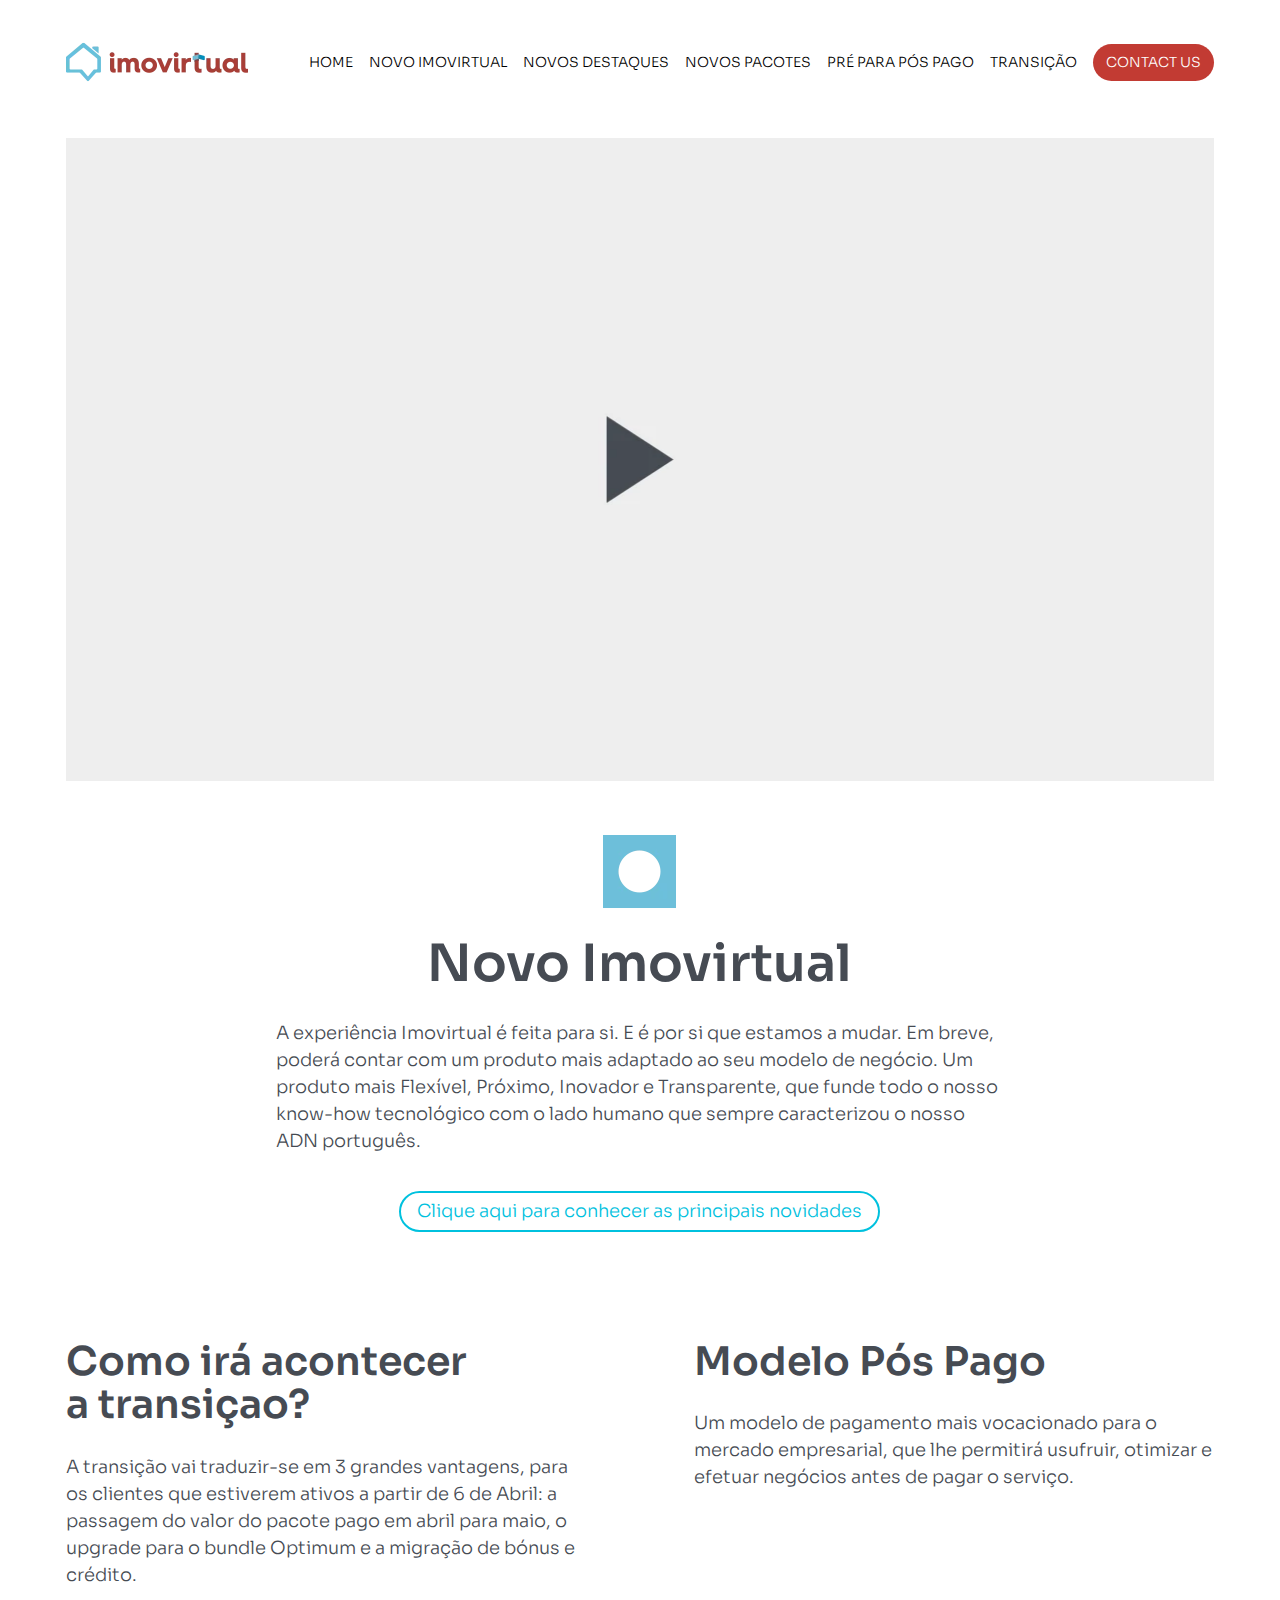
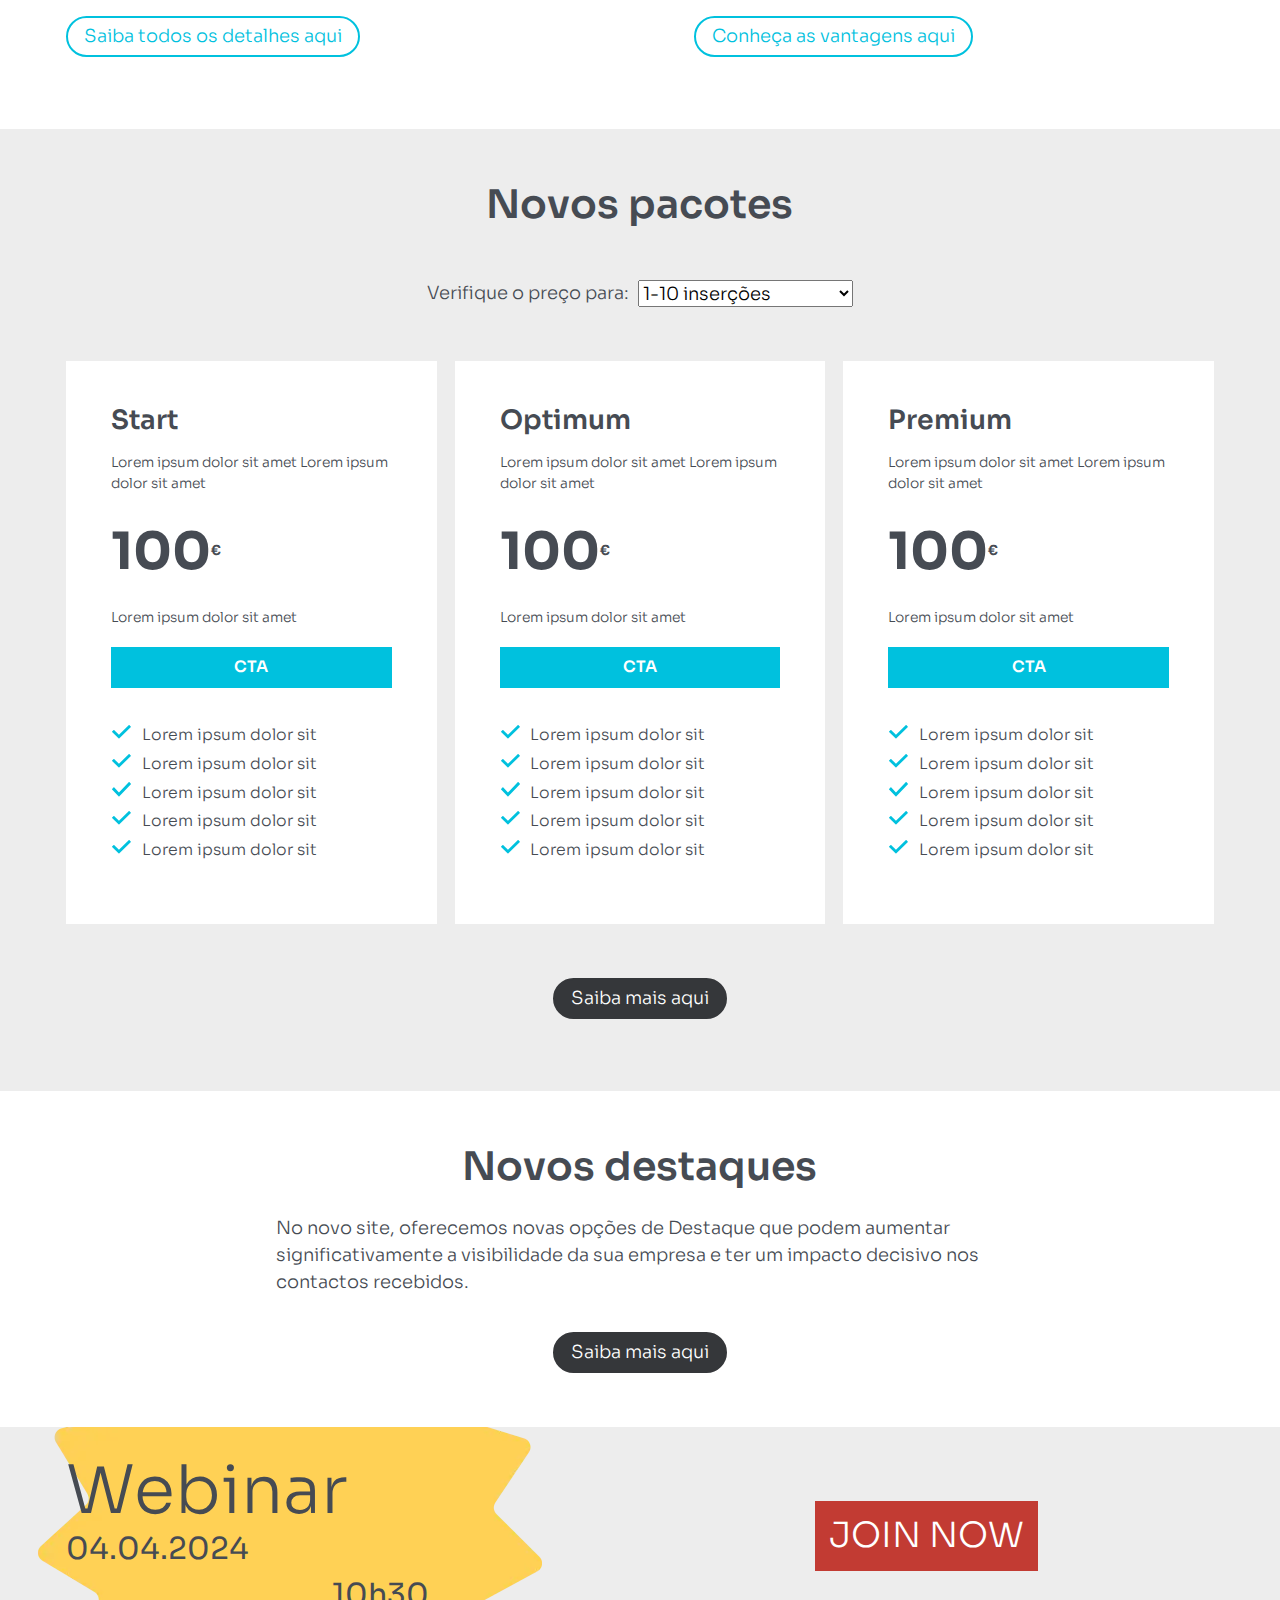
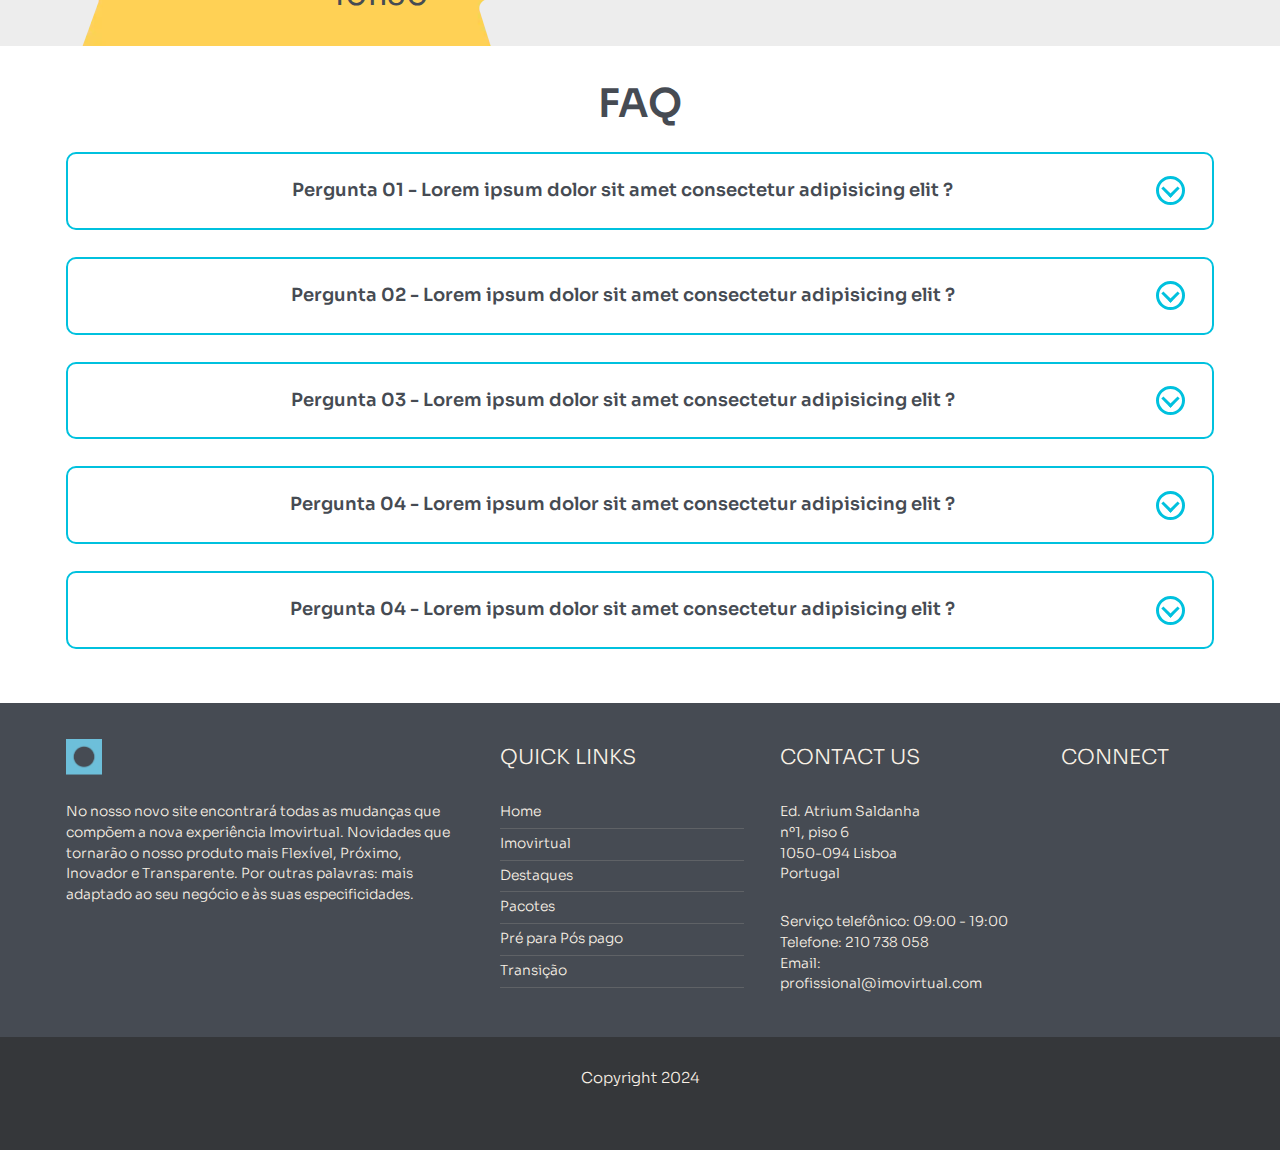
<file: index.html>
<!DOCTYPE html>
<html lang="en">
<head>
    <meta charset="UTF-8">
    <meta name="viewport" content="width=device-width, initial-scale=1.0">
    <link rel="preconnect" href="https://fonts.googleapis.com">
    <link rel="preconnect" href="https://fonts.gstatic.com" crossorigin>
    <link href="https://fonts.googleapis.com/css2?family=Sora:wght@100..800&display=swap" rel="stylesheet">
    <link rel="stylesheet" href="style.css">
    <title>Imovirtual</title>
</head>
<body>
    <header class="site-head" role="banner">
        <div class="wrapper">
            <div class="site-head__inner flex flex:wrap align-items:center justify-content:space-between">
                <a href="index.html"><img src="img/logo-imovirtual.webp" alt="Imovirtual"></a>
                <nav id="primary-nav" aria-label="primary" tabindex="-1">
                    <ul class="nav flex flex:wrap" role="list">
                        <li><a href="index.html">Home</a></li>
                        <li><a href="novo-imovirtual.html">Novo Imovirtual</a></li>
                        <li><a href="novos-destaques.html">Novos Destaques</a></li>
                        <li><a href="novos-pacotes.html">Novos Pacotes</a></li>
                        <li><a href="pre-para-pos-pago.html">Pré para Pós Pago</a></li>
                        <li><a href="transicao.html">Transição</a></li>
                        <li><a class="cta-nav bg-red border-radius:24 color-light" href="#">Contact us</a></li>
                    </ul>
                </nav>
            </div>
        </div>
    </header>
    <section class="hero-video">
        <div class="wrapper">
            <img src="img/video.webp" width="1280px" alt="">
        </div>
    </section>
    <section class="color-mid-dark mb-start-xl mb-end-2xl">
        <div class="wrapper">
            <div class="stack stack:m center">
                <img src="img/vector-1.webp" alt="">
                <h2 class="text-step-8">Novo Imovirtual</h2>
                <p>A experiência Imovirtual é feita para si. E é por si que estamos a mudar. Em breve, poderá contar com um produto mais adaptado ao seu modelo de negócio. Um produto mais Flexível, Próximo, Inovador e Transparente, que funde todo o nosso know-how tecnológico com o lado humano que sempre caracterizou o nosso ADN português.</p>
                <a class="btn btn:teal border-radius:24 mb-start-l" href="novo-imovirtual.html">Clique aqui para conhecer as principais novidades</a>
            </div>
            <div class="grid grid-two-columns gap-2xl mb-start-3xl">
                <div class="stack stack:m box">
                    <h3 class="text-step-6">Como irá acontecer a transiçao?</h3>
                    <p>A transição vai traduzir-se em 3 grandes vantagens, para os clientes que estiverem ativos a partir de 6 de Abril: a passagem do valor do pacote pago em abril para maio, o upgrade para o bundle Optimum e a migração de bónus e crédito.</p>
                    <a class="btn btn:teal border-radius:24" href="transicao.html">Saiba todos os detalhes aqui</a>
                </div>
                <div class="stack stack:m box">
                    <h3 class="text-step-6">Modelo Pós Pago</h3>
                    <p>Um modelo de pagamento mais vocacionado para o mercado empresarial, que lhe permitirá usufruir, otimizar e efetuar negócios antes de pagar o serviço.</p>
                    <a class="btn btn:teal border-radius:24 margin-top:auto" href="pre-para-pos-pago.html">Conheça as vantagens aqui</a>
                </div>
            </div>
        </div>
    </section>
    <section class="pricing bg-mid pb-start-xl color-mid-dark">
        <div class="wrapper">
            <div class="stack stack:xl">
                <h2 class="text-step-6 center">Novos pacotes</h2>
                <div class="center">
                    <div class="flex gap-2xs">
                        <p>Verifique o preço para:</p>
                        <select name="metric" id="metric">
                            <option value="1-5">1-5 inserções</option>
                            <option value="6-10">6-10 inserções</option>
                            <option value="1-10" selected>1-10 inserções</option>
                            <option value="10-20">10-20 inserções</option>
                            <option value="21-30">21-30 inserções</option>
                            <option value="31-40">31-40 inserções</option>
                            <option value="41-50">41-50 inserções</option>
                            <option value="51-60">51-60 inserções</option>
                            <option value="61-70">61-70 inserções</option>
                            <option value="71-80">71-80 inserções</option>
                            <option value="81-90">81-90 inserções</option>
                            <option value="91-100">91-100 inserções</option>
                            <option value="101-150">101-150 inserções</option>
                            <option value="151-200">151-200 inserções</option>
                            <option value="201-300">201-300 inserções</option>
                            <option value="301-400">301-400 inserções</option>
                            <option value="401-500">401-500 inserções</option>
                            <option value="501-1000">501-1000 inserções</option>
                            <option value="1001-1500">1001-1500 inserções</option>
                            <option value="1501-3000">1501-3000 inserções</option>
                            <option value="3001-9999">3001-9999 inserções</option>
                        </select>
                    </div>
                </div>
                <div class="grid grid-pricing gap-s">
                    <div class="start-container box stack stack:s bg-light">
                        <h3 class="text-step-3">Start</h3>
                        <p class="text-step--2">Lorem ipsum dolor sit amet Lorem ipsum dolor sit amet </p>
                        <div class="flex">
                            <p id="start-price" class="text-step-8 bold">100</p>
                            <span class="currency align-self:center text-step--2 bold">&euro;</span>
                        </div>
                        <small class="text-step--2">Lorem ipsum dolor sit amet</small>
                        <a class="cta text-step--1 text-center semiBold color-light bg-teal" href="#">CTA</a>
                        <ul class="mark stack stack:3xs text-step--1 mb-start-l">
                            <li>Lorem ipsum dolor sit </li>
                            <li>Lorem ipsum dolor sit </li>
                            <li>Lorem ipsum dolor sit </li>
                            <li>Lorem ipsum dolor sit </li>
                            <li>Lorem ipsum dolor sit </li>
                        </ul>
                    </div>
                    <div class="optimum-container box stack stack:s bg-light">
                        <h3 class="text-step-3">Optimum</h3>
                        <p class="text-step--2">Lorem ipsum dolor sit amet Lorem ipsum dolor sit amet </p>
                        <div class="flex">
                            <p id="optimum-price" class="text-step-8 bold">100</p>
                            <span class="currency align-self:center text-step--2 bold">&euro;</span>
                        </div>
                        <small class="text-step--2">Lorem ipsum dolor sit amet</small>
                        <a class="cta text-step--1 text-center semiBold color-light bg-teal" href="#">CTA</a>
                        <ul class="mark stack stack:3xs text-step--1 mb-start-l">
                            <li>Lorem ipsum dolor sit </li>
                            <li>Lorem ipsum dolor sit </li>
                            <li>Lorem ipsum dolor sit </li>
                            <li>Lorem ipsum dolor sit </li>
                            <li>Lorem ipsum dolor sit </li>
                        </ul>
                    </div>
                    <div class="premium-container box stack stack:s bg-light">
                        <h3 class="text-step-3">Premium</h3>
                        <p class="text-step--2">Lorem ipsum dolor sit amet Lorem ipsum dolor sit amet </p>
                        <div class="flex">
                            <p id="premium-price" class="text-step-8 bold">100</p>
                            <span class="currency align-self:center text-step--2 bold">&euro;</span>
                        </div>
                        <small class="text-step--2">Lorem ipsum dolor sit amet</small>
                        <a class="cta text-step--1 text-center semiBold color-light bg-teal" href="#">CTA</a>
                        <ul class="mark stack stack:3xs text-step--1 mb-start-l">
                            <li>Lorem ipsum dolor sit </li>
                            <li>Lorem ipsum dolor sit </li>
                            <li>Lorem ipsum dolor sit </li>
                            <li>Lorem ipsum dolor sit </li>
                            <li>Lorem ipsum dolor sit </li>
                        </ul>
                    </div>
                </div>
                <div class="center">
                    <a class="btn btn:dark border-radius:24 mb-end-2xl" href="novos-pacotes.html">Saiba mais aqui</a>
                </div>
            </div>            
        </div>       
    </section>
    <section class="color-mid-dark pb-start-xl">
        <div class="wrapper">
            <div class="stack stack:m center">
                <h2 class="text-step-6">Novos destaques</h2>
                <p>No novo site, oferecemos novas opções de Destaque que podem aumentar significativamente a visibilidade da sua empresa e ter um impacto decisivo nos contactos recebidos.</p>
                <a class="btn btn:dark border-radius:24 mb-start-l mb-end-xl" href="novos-destaques.html">Saiba mais aqui</a>
            </div>
        </div>
    </section>
    <section class="banner-webinar pos-relative bg-mid">
        <div class="wrapper">
            <div class="grid grid-webinar color-mid-dark">
                <div class="pos-relative">
                    <h2 class="text-step-10 light">Webinar</h2>
                    <p class="text-step-4 regular">04.04.2024</p>
                    <p class="text-step-4 regular text-ident:100">10h30</p>
                </div>
                <div class="flex justify-content:center align-items:center">
                    <a class="cta-webinar text-step-5 color-light text-uppercase bg-red" href="#">Join Now</a>
                </div>
            </div>
        </div>
    </section>
    <section class="faq mb-start-l mb-end-xl color-mid-dark">
        <div class="wrapper">
            <div class="accordion stack stack:m">
                <h2 class="text-step-6 center">FAQ</h2>
                <div class="accordion-item stack stack:m">
                    <div class="accordion-title">
                        <div class="flex align-items:center justify-content:space-between">
                            <h3>Pergunta 01 - Lorem ipsum dolor sit amet consectetur adipisicing elit ?</h3>
                            <span class="arrow"></span>
                        </div>
                    </div>
                    <div class="accordion-content stack stack:s">
                        <p>Lorem ipsum dolor sit, amet consectetur adipisicing elit. Veritatis dolorem, a vitae ullam suscipit quod doloremque odit at sequi unde omnis repudiandae ratione exercitationem numquam alias architecto error aspernatur illum.</p>
                    </div>
                </div>
                <div class="accordion-item stack stack:m">
                    <div class="accordion-title">
                        <div class="flex align-items:center justify-content:space-between">
                            <h3>Pergunta 02 - Lorem ipsum dolor sit amet consectetur adipisicing elit ?</h3>
                            <span class="arrow"></span>
                        </div>
                    </div>
                    <div class="accordion-content stack stack:s">
                        <p>Lorem ipsum dolor sit, amet consectetur adipisicing elit. Veritatis dolorem, a vitae ullam suscipit quod doloremque odit at sequi unde omnis repudiandae ratione exercitationem numquam alias architecto error aspernatur illum.</p>
                    </div>
                </div>
                <div class="accordion-item stack stack:m">
                    <div class="accordion-title">
                        <div class="flex align-items:center justify-content:space-between">
                            <h3>Pergunta 03 - Lorem ipsum dolor sit amet consectetur adipisicing elit ?</h3>
                            <span class="arrow"></span>
                        </div>
                    </div>
                    <div class="accordion-content stack stack:s">
                        <p>Lorem ipsum dolor sit, amet consectetur adipisicing elit. Veritatis dolorem, a vitae ullam suscipit quod doloremque odit at sequi unde omnis repudiandae ratione exercitationem numquam alias architecto error aspernatur illum.</p>
                    </div>
                </div>
                <div class="accordion-item stack stack:m">
                    <div class="accordion-title">
                        <div class="flex align-items:center justify-content:space-between">
                            <h3>Pergunta 04 - Lorem ipsum dolor sit amet consectetur adipisicing elit ?</h3>
                            <span class="arrow"></span> 
                        </div>
                    </div>
                    <div class="accordion-content stack stack:s">
                        <p>Lorem ipsum dolor sit, amet consectetur adipisicing elit. Veritatis dolorem, a vitae ullam suscipit quod doloremque odit at sequi unde omnis repudiandae ratione exercitationem numquam alias architecto error aspernatur illum.</p>
                    </div>
                </div>
                <div class="accordion-item stack stack:m">
                    <div class="accordion-title">
                        <div class="flex align-items:center justify-content:space-between">
                            <h3>Pergunta 04 - Lorem ipsum dolor sit amet consectetur adipisicing elit ?</h3>
                            <span class="arrow"></span>
                        </div>
                    </div>
                    <div class="accordion-content stack stack:s">
                        <p>Lorem ipsum dolor sit, amet consectetur adipisicing elit. Veritatis dolorem, a vitae ullam suscipit quod doloremque odit at sequi unde omnis repudiandae ratione exercitationem numquam alias architecto error aspernatur illum.</p>
                    </div>
                </div>
            </div>
        </div>
    </section>
    <footer class="color-off-white">
        <div class="footer-inner bg-mid-dark">
            <div class="wrapper">
                <div class="grid grid-footer">
                    <div class="stack stack:m">
                        <img src="img/vector-1.webp" alt="" width="36px" height="36px">
                        <p class="text-step--2">No nosso novo site encontrará todas as mudanças que compõem a nova experiência Imovirtual. Novidades que tornarão o nosso produto mais Flexível, Próximo, Inovador e Transparente. Por outras palavras: mais adaptado ao seu negócio e às suas especificidades.</p>
                    </div>
                    <div class="stack stack:m">
                        <h3 class="text-uppercase">Quick links</h3>
                        <ul class="footer-nav stack stack:3xs text-step--2" role="list">
                            <li><a href="index.html">Home</a></li>
                            <li><a href="novo-imovirtual.html">Imovirtual</a></li>
                            <li><a href="novos-destaques.html">Destaques</a></li>
                            <li><a href="novos-pacotes.html">Pacotes</a></li>
                            <li><a href="pre-para-pos-pago.html">Pré para Pós pago</a></li>
                            <li><a href="transicao.html">Transição</a></li>
                        </ul>
                    </div>
                    <div class="stack stack:m">
                        <h3 class="text-uppercase">Contact Us</h3>
                        <p class="text-step--2">Ed. Atrium Saldanha <br>
                            nº1, piso 6 <br>
                            1050-094 Lisboa <br>
                            Portugal</p>
                        <p class="text-step--2">
                            Serviço telefônico: 09:00 - 19:00 <br >
                            Telefone: 210 738 058 <br>
                            Email: profissional@imovirtual.com
                        </p class="text-step--2">
                    </div>
                    <div class="stack stack:m">
                        <h3 class="text-uppercase">Connect</h3>
                    </div>
                </div>
            </div>
        </div>
        <div class="footer-outer bg-dark">
            <small class="center">Copyright 2024</small>
        </div>
    </footer>
    <script type="text/javascript">
        const accordionContent = document.querySelectorAll(".accordion-item");
        accordionContent.forEach((item, index) => {
            let header = item.querySelector(".accordion-title");
            header.addEventListener("click", () => {
                item.classList.toggle("open");

                let content = item.querySelector(".accordion-content");
                if(item.classList.contains("open")) {
                    content.style.height = `${content.scrollHeight}px`;
                } else {
                    content.style.height = 0;
                }
            });            
        });
    </script>
    <script>
        const config = {
            "1-5": {
                "start": "39",
                "optimum": "-",
                "premium": "-"
            },
            "6-10": {
                "start": "59",
                "optimum": "-",
                "premium": "-"
            },
            "1-10": {
            "start": "-",
                "optimum": "79",
                "premium": "89"
            },
            "10-20": {
                "start": "79",
                "optimum": "89",
                "premium": "109"
            },
            "21-30": {
                "start": "89",
                "optimum": "109",
                "premium": "119"
            },
            "31-40": {
                "start": "99",
                "optimum": "119",
                "premium": "139"
            },
            "41-50": {
                "start": "119",
                "optimum": "139",
                "premium": "149"
            },
            "51-60": {
                "start": "139",
                "optimum": "159",
                "premium": "169"
            },
            "61-70": {
                "start": "149",
                "optimum": "169",
                "premium": "189"
            },
            "71-80": {
                "start": "159",
                "optimum": "179",
                "premium": "199"
            },
            "81-90": {
                "start": "169",
                "optimum": "189",
                "premium": "209"
            },
            "91-100": {
                "start": "179",
                "optimum": "199",
                "premium": "219"
            },
            "101-150": {
                "start": "189",
                "optimum": "209",
                "premium": "239"
            },
            "151-200": {
                "start": "209",
                "optimum": "239",
                "premium": "279"
            },
            "201-300": {
                "start": "239",
                "optimum": "279",
                "premium": "319"
            },
            "301-400": {
                "start": "279",
                "optimum": "319",
                "premium": "459"
            },
            "401-500": {
                "start": "319",
                "optimum": "459",
                "premium": "659"
            },
            "501-1000": {
                "start": "459",
                "optimum": "659",
                "premium": "819"
            },
            "1001-1500": {
                "start": "659",
                "optimum": "819",
                "premium": "999"
            },
            "1501-3000": {
                "start": "819",
                "optimum": "999",
                "premium": "1299"
            },
            "3001-9999": {
                "start": "999",
                "optimum": "1299",
                "premium": "1599"
            }
            
            
        }
        
        document.getElementById("metric").addEventListener("change", function(){
            
            const metricValue = document.getElementById("metric").value;
            const startPrice = document.getElementById("start-price");
            const optimumPrice = document.getElementById("optimum-price");
            const premiumPrice = document.getElementById("premium-price");
            const startContainer = document.querySelector('.start-container');
            const optimumContainer = document.querySelector('.optimum-container');
            const premiumContainer = document.querySelector('.premium-container');

            if (['1-5', '6-10'].includes(metricValue)) {
                startContainer.classList.remove('disable');
                optimumContainer.classList.add('disable');
                premiumContainer.classList.add('disable');
            } else if (metricValue === '1-10') {
                startContainer.classList.add('disable');
                optimumContainer.classList.remove('disable');
                premiumContainer.classList.remove('disable');
            } else {
                startContainer.classList.remove('disable');
                optimumContainer.classList.remove('disable');
                premiumContainer.classList.remove('disable');
            } 
            startPrice.innerHTML = config[metricValue].start;
            optimumPrice.innerHTML = config[metricValue].optimum;
            premiumPrice.innerHTML = config[metricValue].premium;
        
        });
    </script>
</body>
</html>
</file>
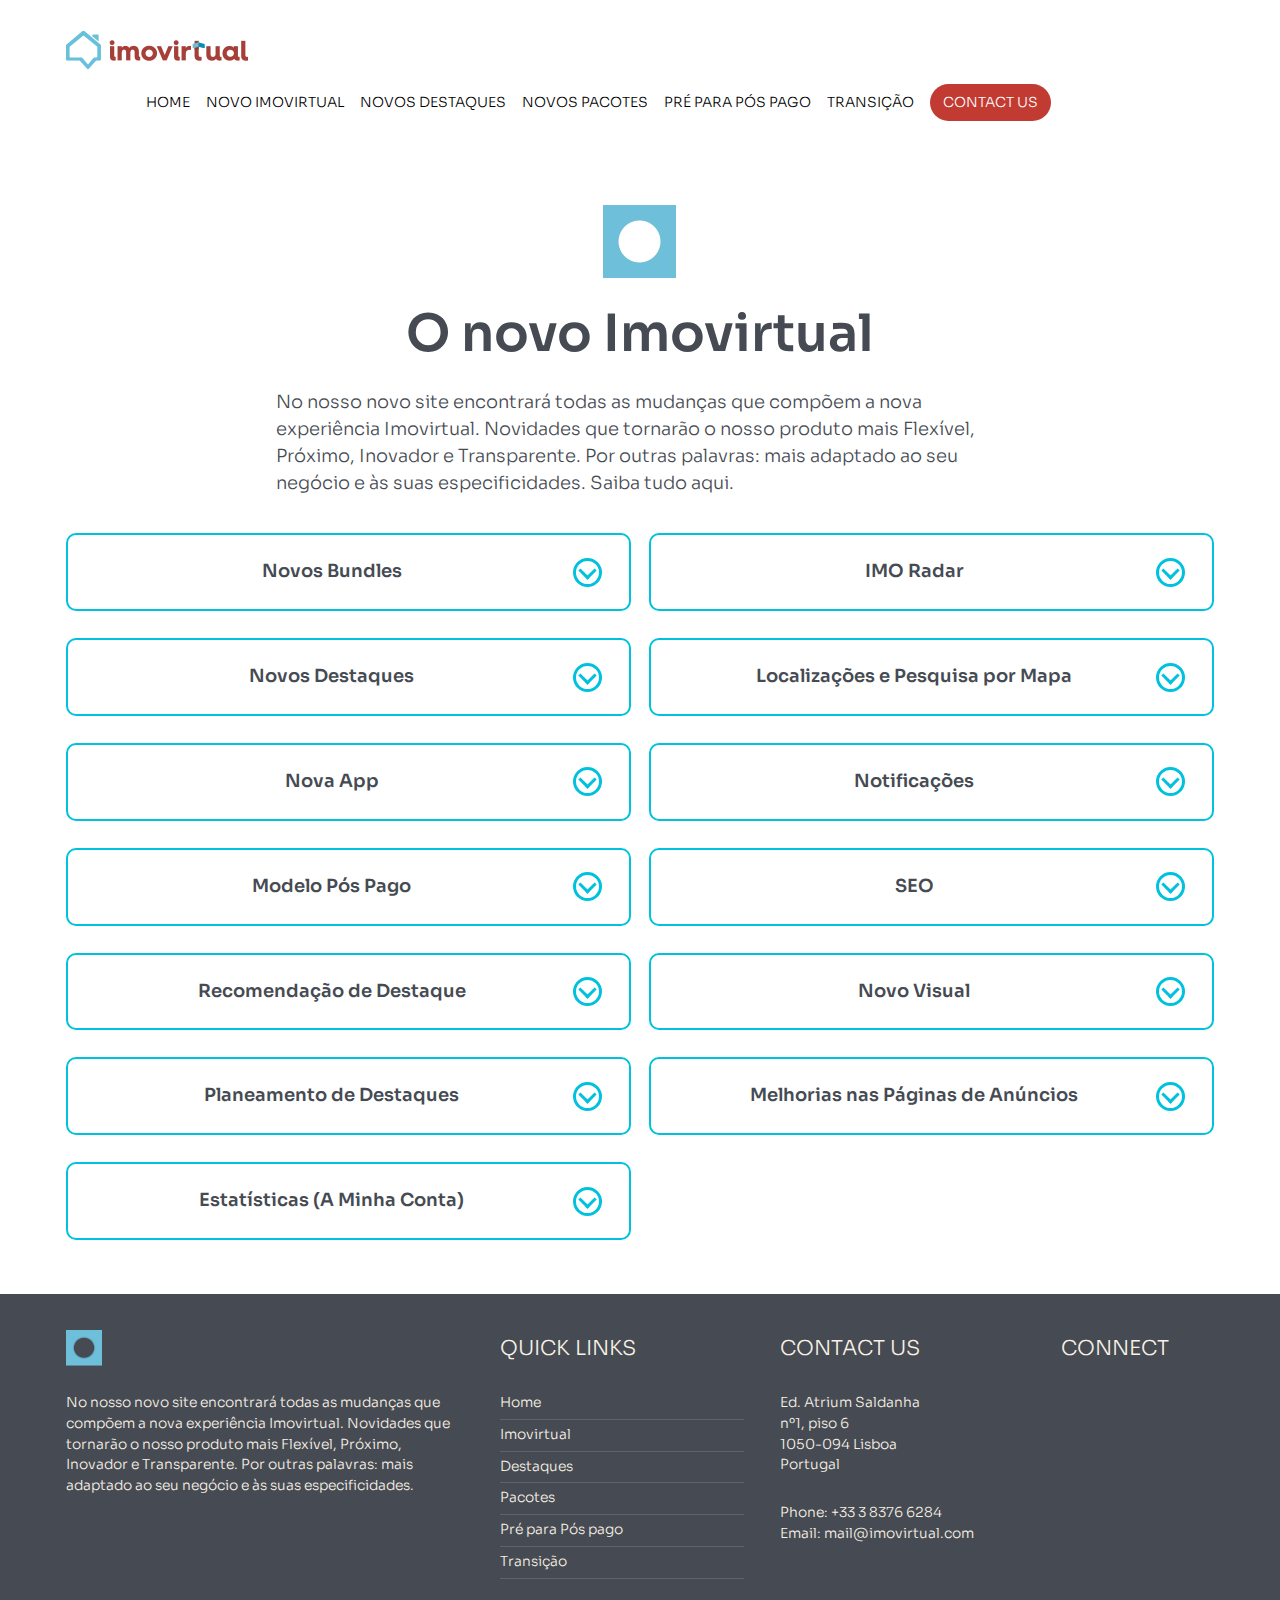
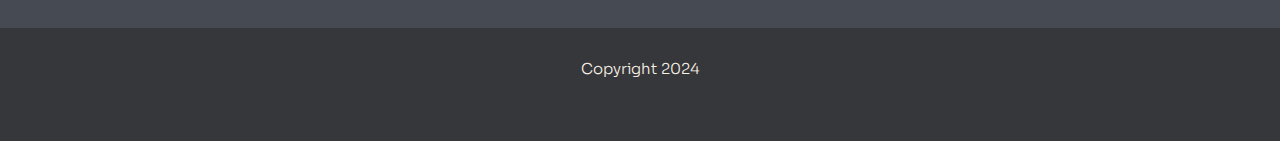
<file: novo-imovirtual.html>
<!DOCTYPE html>
<html lang="en">
<head>
    <meta charset="UTF-8">
    <meta name="viewport" content="width=device-width, initial-scale=1.0">
    <link rel="preconnect" href="https://fonts.googleapis.com">
    <link rel="preconnect" href="https://fonts.gstatic.com" crossorigin>
    <link href="https://fonts.googleapis.com/css2?family=Sora:wght@100..800&display=swap" rel="stylesheet">
    <link rel="stylesheet" href="style.css">
    <title>Imovirtual</title>
</head>
<body>
    <header class="site-head" role="banner">
        <div class="wrapper">
            <div class="site-head__inner flex flex:wrap align-items:center justify-content:space-between">
                <a href="index.html"><img src="img/logo-imovirtual.webp" alt="Imovirtual"></a>
                <nav id="primary-nav" aria-label="primary" tabindex="-1">
                    <ul class="nav flex flex:wrap" role="list">
                        <ul class="nav flex flex:wrap" role="list">
                            <li><a href="index.html">Home</a></li>
                            <li><a href="novo-imovirtual.html">Novo Imovirtual</a></li>
                            <li><a href="novos-destaques.html">Novos Destaques</a></li>
                            <li><a href="novos-pacotes.html">Novos Pacotes</a></li>
                            <li><a href="pre-para-pos-pago.html">Pré para Pós Pago</a></li>
                            <li><a href="transicao.html">Transição</a></li>
                            <li><a class="cta-nav bg-red border-radius:24 color-light" href="#">Contact us</a></li>
                        </ul>
                    </ul>
                </nav>
            </div>
        </div>
    </header>
    <main>
        <section class="banner color-mid-dark mb-end-l">
            <div class="wrapper">
                <div class="stack stack:m center mb-start-m">
                    <img src="img/vector-1.webp" alt="">
                    <h1 class="text-step-8 color-mid-dark">O novo Imovirtual</h1>
                    <p>No nosso novo site encontrará todas as mudanças que compõem a nova experiência Imovirtual. Novidades que tornarão o nosso produto mais Flexível, Próximo, Inovador e Transparente. Por outras palavras: mais adaptado ao seu negócio e às suas especificidades. Saiba tudo aqui.</p>
                </div>
            </div>
        </section>
        <section class="faq color-mid-dark mb-end-xl">
            <div class="wrapper">
                <div class="grid grid-accordion gap-s">
                    <div class="accordion stack stack:m">
                        <div class="accordion-item stack stack:m">
                            <div class="accordion-title">
                                <div class="flex align-items:center justify-content:space-between">
                                    <h3>Novos Bundles</h3>
                                    <span class="arrow"></span>
                                </div>
                            </div>
                            <div class="accordion-content stack stack:s">
                                <p>Ainda mais flexíveis e ajustados à medida do seu negócio. Agora poderá migrar entre 3 bundles, sempre que quiser, e aceder a 20 brackets de anúncios, ainda mais granulares, para combinar como quiser. Tudo com a transparência a que já o habituámos, para garantir que quem paga mais, recebe mais.</p>
                            </div>
                        </div>
                        <div class="accordion-item stack stack:m">
                            <div class="accordion-title">
                                <div class="flex align-items:center justify-content:space-between">
                                    <h3>Novos Destaques</h3>
                                    <span class="arrow"></span>
                                </div>
                            </div>
                            <div class="accordion-content stack stack:s">
                                <p>Oferecemos novas opções de Destaque que podem aumentar significativamente a visibilidade dos seus anúncios e ter um impacto decisivo nos contactos recebidos. Os clientes poderão aplicá-los no Imovirtual ou no OLX por diferentes períodos e com descontos associados.</p>
                            </div>
                        </div>
                        <div class="accordion-item stack stack:m">
                            <div class="accordion-title">
                                <div class="flex align-items:center justify-content:space-between">
                                    <h3>Nova App</h3>
                                    <span class="arrow"></span>
                                </div>
                            </div>
                            <div class="accordion-content stack stack:s">
                                <p>Mais intuitiva, mais orientada para resultados. Usufrua da nova e melhorada experiência Imovirtual em qualquer lugar.</p>
                            </div>
                        </div>
                        <div class="accordion-item stack stack:m">
                            <div class="accordion-title">
                                <div class="flex align-items:center justify-content:space-between">
                                    <h3>Modelo Pós Pago</h3>
                                    <span class="arrow"></span>
                                </div>
                            </div>
                            <div class="accordion-content stack stack:s">
                                <p>Usufrua agora, pague depois. Com este modelo, mais adequado ao mercado empresarial, dispõe de 45 dias para experimentar, otimizar e melhorar os seus anúncios, antes de os pagar.</p>
                            </div>
                        </div>
                        <div class="accordion-item stack stack:m">
                            <div class="accordion-title">
                                <div class="flex align-items:center justify-content:space-between">
                                    <h3>Recomendação de Destaque</h3>
                                    <span class="arrow"></span>
                                </div>
                            </div>
                            <div class="accordion-content stack stack:s">
                               <p>Quer promover os seus anúncios de forma mais eficaz? A ferramenta de promoções recomendadas está disponível no Imovirtual para fornecer sugestões sobre a opção mais adequada para determinado anúncio, a fim de melhorar os seus resultados. Este mecanismo permite fazer uma estimativa do aumento de performance do anúncio. Com as promoções recomendadas será mais fácil planear as ações da sua conta e gerir o orçamento para a promoção de imóveis.</p>
                            </div>
                        </div>
                        <div class="accordion-item stack stack:m">
                            <div class="accordion-title">
                                <div class="flex align-items:center justify-content:space-between">
                                    <h3>Planeamento de Destaques</h3>
                                    <span class="arrow"></span>
                                </div>
                            </div>
                            <div class="accordion-content stack stack:s">
                                <p>Não precisa de trabalhar dia e noite, ou aos fins de semana, para promover os seus anúncios. Use o Planeamento de Destaques para agendar os seus destaques, de acordo com a sazonalidade e concorrência do seu negócio, e liberte tempo para outras tarefas.</p>
                            </div>
                        </div>
                        <div class="accordion-item stack stack:m">
                            <div class="accordion-title">
                                <div class="flex align-items:center justify-content:space-between">
                                    <h3>Estatísticas (A Minha Conta)</h3>
                                    <span class="arrow"></span>
                                </div>
                            </div>
                            <div class="accordion-content stack stack:s">
                                <p>Os números são a base de uma boa estratégia. Conheça os seus! Agora, com a nova função de Estatísticas, terá acesso à performance de cada um dos seus anúncios, com updates em tempo real e novos KPIs (como visualizadores únicos). Mais transparência, decisões mais informadas, melhores resultados.</p>
                            </div>
                        </div>
                    </div>
                    <div class="accordion stack stack:m">
                        <div class="accordion-item stack stack:m">
                            <div class="accordion-title">
                                <div class="flex align-items:center justify-content:space-between">
                                    <h3>IMO Radar</h3>
                                    <span class="arrow"></span>
                                </div>
                            </div>
                            <div class="accordion-content stack stack:s">
                                <p>Acompanhe a concorrência e torne-se mais competitivo. O IMO Radar analisa e  compara a performance dos seus anúncios com os da concorrência e dá-lhe insights valiosos, em tempo real, para que possa otimizar campanhas e melhorar as suas hipóteses de venda, quando os produtos são semelhantes.</p>
                            </div>
                        </div>
                        <div class="accordion-item stack stack:m">
                            <div class="accordion-title">
                                <div class="flex align-items:center justify-content:space-between">
                                    <h3>Localizações e Pesquisa por Mapa</h3>
                                    <span class="arrow"></span>
                                </div>
                            </div>
                            <div class="accordion-content stack stack:s">
                                <p>A melhoria da nossa base de dados de localizações e uma nova experiência de pesquisa pelo mapa vão tornar as pesquisas mais específicas. Agora, a pesquisa pode ser feita por zona (e não apenas por freguesia), facilitando o encontro dos anúncios, por área de interesse. Uma pesquisa mais qualificada, com menos margem de erro e, consequentemente, mais possibilidades de sucesso para os seus anúncios.</p>
                            </div>
                        </div>
                        <div class="accordion-item stack stack:m">
                            <div class="accordion-title">
                                <div class="flex align-items:center justify-content:space-between">
                                    <h3>Notificações</h3>
                                    <span class="arrow"></span>
                                </div>
                            </div>
                            <div class="accordion-content stack stack:s">
                                <p>Melhorámos a qualidade do nosso sistema de notificações, de forma a garantir uma interação maior e mais duradoura entre agências e potenciais compradores. A expansão desta relação no tempo poderá trazer-lhe mais contactos e gerar mais conversões.</p>
                            </div>
                        </div>
                        <div class="accordion-item stack stack:m">
                            <div class="accordion-title">
                                <div class="flex align-items:center justify-content:space-between">
                                    <h3>SEO</h3>
                                    <span class="arrow"></span>
                                </div>
                            </div>
                            <div class="accordion-content stack stack:s">
                                <p>Estamos sempre a trabalhar para que os seus anúncios atingem o máximo potencial, no Imovirtual. Entre soluções tecnológicas no site, otimização da experiência de utilizador, conteúdos criteriosamente selecionados, colocação estratégica de palavras-chave e um grande foco na visibilidade orgânica, conseguimos atrair mais tráfego para o nosso website e, consequentemente, para os seus anúncios.</p>
                            </div>
                        </div>
                        <div class="accordion-item stack stack:m">
                            <div class="accordion-title">
                                <div class="flex align-items:center justify-content:space-between">
                                    <h3>Novo Visual</h3>
                                    <span class="arrow"></span>
                                </div>
                            </div>
                            <div class="accordion-content stack stack:s">
                                <p>Mais apelativo, com novas cores e funcionalidades, para tornar a sua experiência ainda melhor!</p>
                            </div>
                        </div>
                        <div class="accordion-item stack stack:m">
                            <div class="accordion-title">
                                <div class="flex align-items:center justify-content:space-between">
                                    <h3>Melhorias nas Páginas de Anúncios</h3>
                                    <span class="arrow"></span>
                                </div>
                            </div>
                            <div class="accordion-content stack stack:s">
                                <p>Uma comunicação mais fluida e intuitiva entre quem procura casa e os profissionais! Agora, quem pesquisa encontrará os formulários de contacto com mais frequência, em várias fases de visualização da sua oferta. Além disso, acrescentámos aos inquéritos o tópico “sugira um preço”, facilitando o contacto a quem já esteja mais determinado a comprar ou arrendar um imóvel e queira negociar consigo o preço da oferta.</p>
                            </div>
                        </div>
                    </div>
                </div>
            </div>
        </section>
    </main>
    <footer class="color-off-white">
        <div class="footer-inner bg-mid-dark">
            <div class="wrapper">
                <div class="grid grid-footer">
                    <div class="stack stack:m">
                        <img src="img/vector-1.webp" alt="" width="36px" height="36px">
                        <p class="text-step--2">No nosso novo site encontrará todas as mudanças que compõem a nova experiência Imovirtual. Novidades que tornarão o nosso produto mais Flexível, Próximo, Inovador e Transparente. Por outras palavras: mais adaptado ao seu negócio e às suas especificidades.</p>
                    </div>
                    <div class="stack stack:m">
                        <h3 class="text-uppercase">Quick links</h3>
                        <ul class="footer-nav stack stack:3xs text-step--2" role="list">
                            <li><a href="index.html">Home</a></li>
                            <li><a href="novo-imovirtual.html">Imovirtual</a></li>
                            <li><a href="novos-destaques.html">Destaques</a></li>
                            <li><a href="novos-pacotes.html">Pacotes</a></li>
                            <li><a href="pre-para-pos-pago.html">Pré para Pós pago</a></li>
                            <li><a href="transicao.html">Transição</a></li>
                        </ul>
                    </div>
                    <div class="stack stack:m">
                        <h3 class="text-uppercase">Contact Us</h3>
                        <p class="text-step--2">Ed. Atrium Saldanha <br>
                            nº1, piso 6 <br>
                            1050-094 Lisboa <br>
                            Portugal</p>
                        <p class="text-step--2">Phone: +33 3 8376 6284 <br>
                            Email: mail@imovirtual.com
                        </p class="text-step--2">
                    </div>
                    <div class="stack stack:m">
                        <h3 class="text-uppercase">Connect</h3>
                    </div>
                </div>
            </div>
        </div>
        <div class="footer-outer bg-dark">
            <small class="center">Copyright 2024</small>
        </div>
    </footer>
    <script type="text/javascript">
        const accordionContent = document.querySelectorAll(".accordion-item");
        accordionContent.forEach((item, index) => {
            let header = item.querySelector(".accordion-title");
            header.addEventListener("click", () => {
                item.classList.toggle("open");

                let content = item.querySelector(".accordion-content");
                if(item.classList.contains("open")) {
                    content.style.height = `${content.scrollHeight}px`;
                } else {
                    content.style.height = 0;
                }
            });            
        });
    </script>
</body>
</html>
</file>
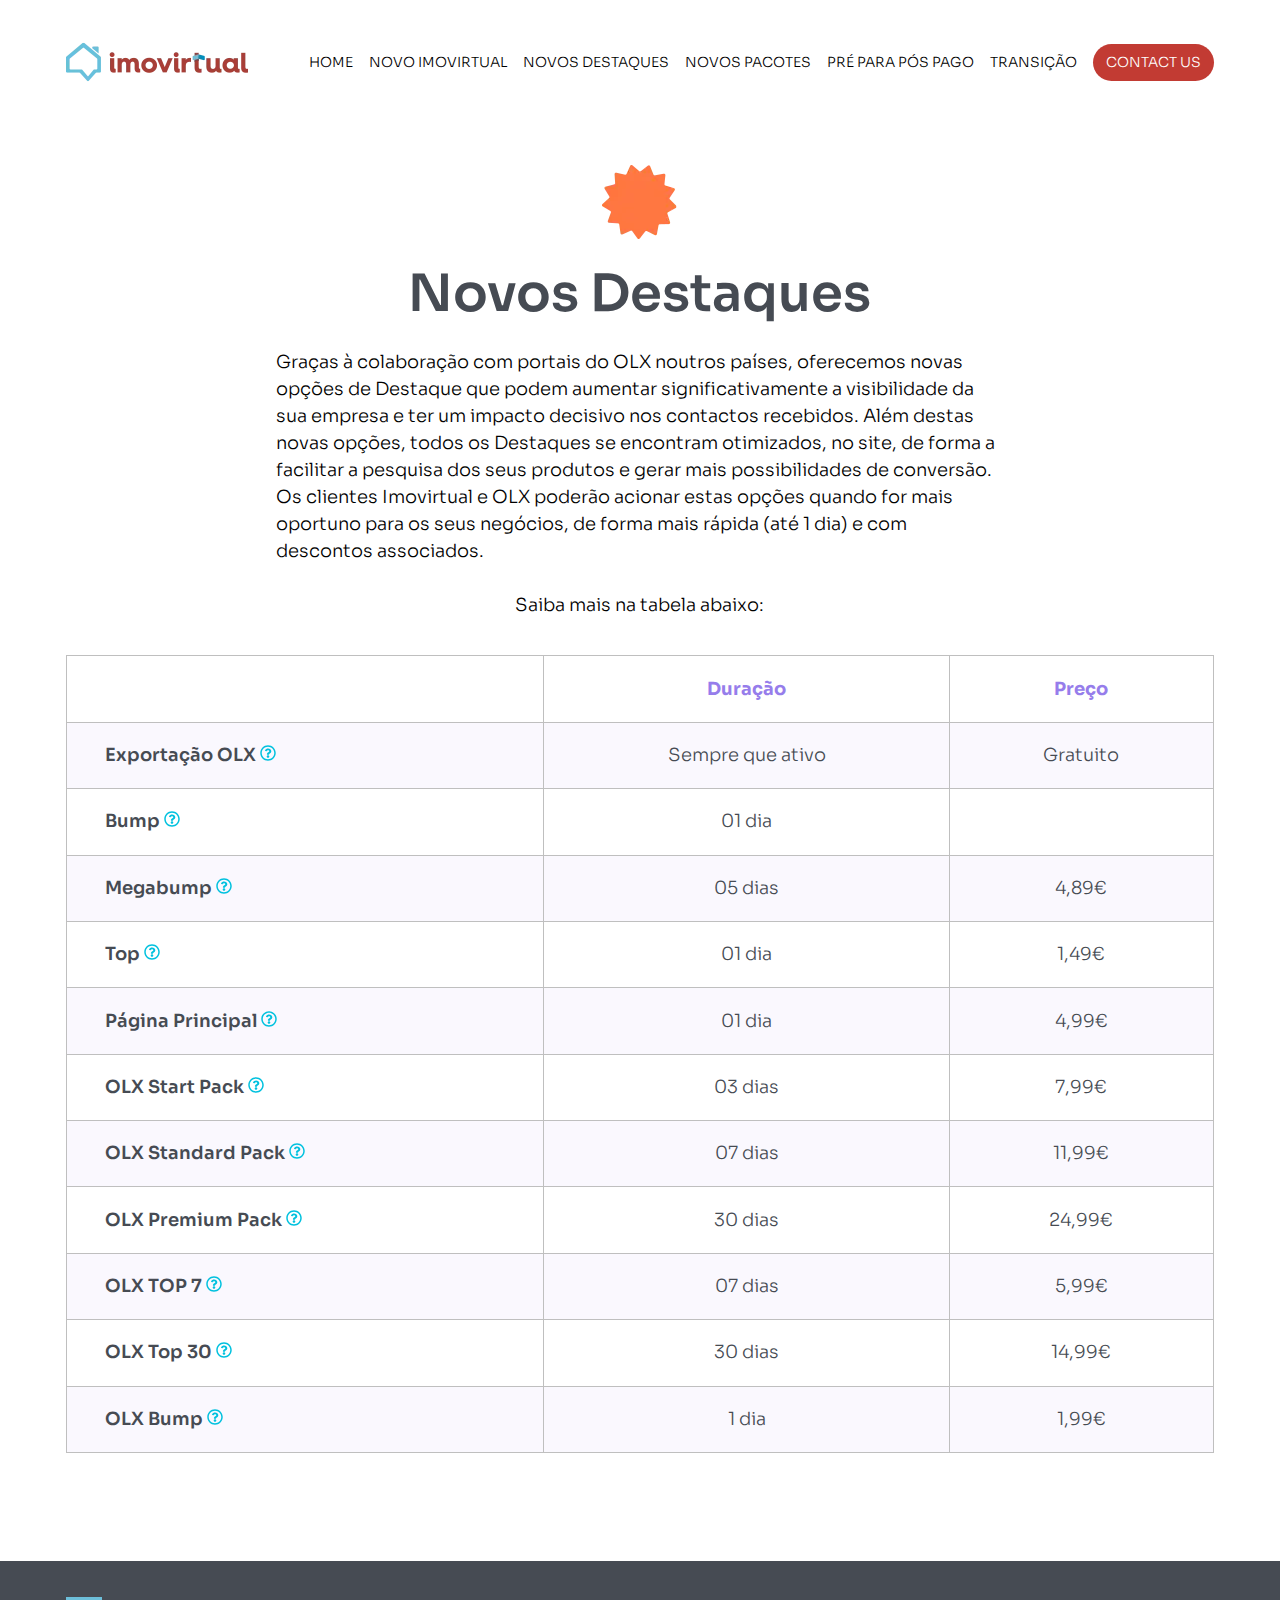
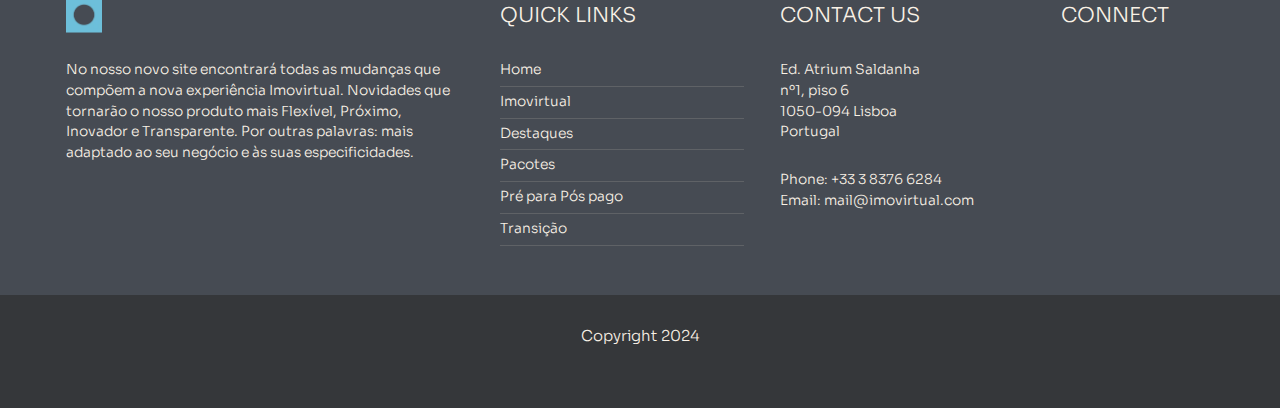
<file: novos-destaques.html>
<!DOCTYPE html>
<html lang="en">
<head>
    <meta charset="UTF-8">
    <meta name="viewport" content="width=device-width, initial-scale=1.0">
    <link rel="preconnect" href="https://fonts.googleapis.com">
    <link rel="preconnect" href="https://fonts.gstatic.com" crossorigin>
    <link href="https://fonts.googleapis.com/css2?family=Sora:wght@100..800&display=swap" rel="stylesheet">
    <link rel="stylesheet" href="style.css">
    <title>Imovirtual</title>
</head>
<body>
    <header class="site-head" role="banner">
        <div class="wrapper">
            <div class="site-head__inner flex flex:wrap align-items:center justify-content:space-between">
                <a href="index.html"><img src="img/logo-imovirtual.webp" alt="Imovirtual"></a>
                <nav id="primary-nav" aria-label="primary" tabindex="-1">
                    <ul class="nav flex flex:wrap" role="list">
                        <li><a href="index.html">Home</a></li>
                        <li><a href="novo-imovirtual.html">Novo Imovirtual</a></li>
                        <li><a href="novos-destaques.html">Novos Destaques</a></li>
                        <li><a href="novos-pacotes.html">Novos Pacotes</a></li>
                        <li><a href="pre-para-pos-pago.html">Pré para Pós Pago</a></li>
                        <li><a href="transicao.html">Transição</a></li>
                        <li><a class="cta-nav bg-red border-radius:24 color-light" href="#">Contact us</a></li>
                    </ul>
                </nav>
            </div>
        </div>
    </header>
    <main>
        <section class="banner mb-end-l">
            <div class="wrapper">
                <div class="stack stack:m center mb-start-m">
                    <img src="img/vector-2.webp" alt="">
                    <h1 class="text-step-8 color-mid-dark">Novos Destaques</h1>
                    <p>Graças à colaboração com portais do OLX noutros países, oferecemos novas opções de Destaque que podem aumentar significativamente a visibilidade da sua empresa e ter um impacto decisivo nos contactos recebidos. Além destas novas opções, todos os Destaques se encontram otimizados, no site, de forma a facilitar a pesquisa dos seus produtos e gerar mais possibilidades de conversão. Os clientes Imovirtual e OLX poderão acionar estas opções quando for mais oportuno para os seus negócios, de forma mais rápida (até 1 dia) e com descontos associados.</p>
                    <p>Saiba mais na tabela abaixo:</p>
                </div>
            </div>
        </section>
        <section class="region mb-end-3xl">
            <div class="wrapper">
                <div class="table-container">
                    <table class="table-border td-semiBold">
                        <thead role="rowheader">
                            <tr>
                              <th role="columnheader" aria-sort="none" scope="col"></th>
                              <th role="columnheader" aria-sort="none" scope="col" class="color-purple">Duração</th>
                              <th role="columnheader" aria-sort="none" scope="col" class="color-purple">Preço</th>
                            </tr>                    
                        </thead>
                        <tbody class="table-stripe" role="rowgroup">
                            <tr role="row">
                                <td role="cell" data-cell="" scope="row">Exportação OLX
                                    <span class="tooltip-icon" data-tooltip aria-label="A promoção “Oferta no OLX” exporta o seu anúncio do Imovirtual para o OLX. Vai poder encontrá-lo na mesma categoria e localização que está disponível no Imovirtual. Além disso, todas as alterações feitas no anúncio do Imovirtual também são copiadas para anúncio do OLX.">
                                    </span>
                                    </td>
                                <td role="cell" data-cell="Duração">Sempre que ativo</td>
                                <td role="cell" data-cell="Preço">Gratuito</td>
                            </tr>
                            <tr role="row">
                                <td role="cell" data-cell="" scope="row">Bump
                                    <span class="tooltip-icon" data-tooltip aria-label="O bump é uma promoção que coloca o seu anúncio no topo dos resultados de pesquisa para uma localização específica. O anúncio permanecerá no topo da lista até que outros utilizadores adicionem um novo anúncio ou usem a opção bump.">
                                    </span>
                                </td>
                                <td role="cell" data-cell="Duração">01 dia</td>
                                <td role="cell" data-cell="Preço"></td>
                            </tr>
                            <tr role="row">
                                <td role="cell" data-cell="" scope="row">Megabump
                                    <span class="tooltip-icon" data-tooltip aria-label="O megabump irá colocar o seu anúncio no topo dos resultados de pesquisa da sua localização. Renova-se a cada 48 horas, perfazendo uma série total de 3 bumps. Não é possível dividir os três bumps sequenciais por anúncios distintos. Caso remova o anúncio entre os bumps, os que ainda não foram executados serão perdidos. O intervalo será sempre de 48 horas."></span>
                                </td>
                                <td role="cell" data-cell="Duração">05 dias</td>
                                <td role="cell" data-cell="Preço">4,89€</td>
                            </tr>
                            <tr role="row">
                                <td role="cell" data-cell="" scope="row">Top
                                    <span class="tooltip-icon" data-tooltip aria-label="Os anúncios com a promoção TOP são apresentados numa secção denominada “Anúncios em Destaque”, que fica no topo da lista de pesquisas de uma determinada localização. Passam a existir 3 anúncios visíveis, de forma rotativa, sem limitação de anúncios em destaque."></span>
                                </td>
                                <td role="cell" data-cell="Duração">01 dia</td>
                                <td role="cell" data-cell="Preço">1,49€</td>
                            </tr>
                            <tr role="row">
                                <td role="cell" data-cell="" scope="row">Página Principal
                                    <span class="tooltip-icon" data-tooltip aria-label="Esta promoção pode aumentar o número de visualizações dos anúncios, uma vez que os coloca numa posição de destaque logo abaixo da barra de pesquisa na nossa página inicial. É mais eficaz para anúncios com fotografias apelativas, visto ter um alcance mais amplo."></span>
                                </td>
                                <td role="cell" data-cell="Duração">01 dia</td>
                                <td role="cell" data-cell="Preço">4,99€</td>
                            </tr>
                            <tr role="row">
                                <td role="cell" data-cell="" scope="row">OLX Start Pack
                                    <span class="tooltip-icon" data-tooltip aria-label="3 Dias no TOP de anúncios."></span>
                                </td>
                                <td role="cell" data-cell="Duração">03 dias</td>
                                <td role="cell" data-cell="Preço">7,99€</td>
                            </tr>
                            <tr role="row">
                                <td role="cell" data-cell="" scope="row">OLX Standard Pack
                                    <span class="tooltip-icon" data-tooltip aria-label="7 Dias no TOP de anúncios + 3 Bumps (1 a cada 48 horas, durante 7 dias)."></span>
                                </td>
                                <td role="cell" data-cell="Duração">07 dias</td>
                                <td role="cell" data-cell="Preço">11,99€</td>
                            </tr>
                            <tr role="row">
                                <td role="cell" data-cell="" scope="row">OLX Premium Pack
                                    <span class="tooltip-icon" data-tooltip aria-label="30 dias de promoção no TOP de anúncios + 9 bumps (de 3 em 3 dias, efetuados automaticamente), 7 dias de promoção na página inicial."></span>
                                </td>
                                <td role="cell" data-cell="Duração">30 dias</td>
                                <td role="cell" data-cell="Preço">24,99€</td>
                            </tr>
                            <tr role="row">
                                <td role="cell" data-cell="" scope="row">OLX TOP 7
                                    <span class="tooltip-icon" data-tooltip aria-label='Este destaque faz com que o anúncio seja apresentado rotativamente ao longo dos resultados de pesquisa, junto de outros anúncios TOP da mesma categoria.Também vamos colocar um emblema "TOP" na foto do seu anúncio, de forma a que se destaque e chame mais a atenção. Disponível para 7 ou 30 dias.'></span>
                                </td>
                                <td role="cell" data-cell="Duração">07 dias</td>
                                <td role="cell" data-cell="Preço">5,99€</td>
                            </tr>
                            <tr role="row">
                                <td role="cell" data-cell="" scope="row">OLX Top 30
                                    <span class="tooltip-icon" data-tooltip aria-label='Este destaque faz com que o anúncio seja apresentado rotativamente ao longo dos resultados de pesquisa, junto de outros anúncios TOP da mesma categoria.Também vamos colocar um emblema "TOP" na foto do seu anúncio, de forma a que se destaque e chame mais a atenção. Disponível para 7 ou 30 dias.'></span>
                                </td>
                                <td role="cell" data-cell="Duração">30 dias</td>
                                <td role="cell" data-cell="Preço">14,99€</td>
                            </tr>
                            <tr role="row">
                                <td role="cell" data-cell="" scope="row">OLX Bump
                                    <span class="tooltip-icon" data-tooltip aria-label="O bump é uma promoção que coloca o seu anúncio no topo dos resultados de pesquisa para uma localização específica, no OLX. O anúncio permanecerá no topo da lista até que outros utilizadores adicionem um novo anúncio ou usem a opção bump. "></span>
                                 </td>
                                <td role="cell" data-cell="Duração">1 dia</td>
                                <td role="cell" data-cell="Preço">1,99€</td>
                            </tr>
                        </tbody>
                    </table>
                </div>
            </div>
        </section>       
    </main>
    <footer class="color-off-white">
        <div class="footer-inner bg-mid-dark">
            <div class="wrapper">
                <div class="grid grid-footer">
                    <div class="stack stack:m">
                        <img src="img/vector-1.webp" alt="" width="36px" height="36px">
                        <p class="text-step--2">No nosso novo site encontrará todas as mudanças que compõem a nova experiência Imovirtual. Novidades que tornarão o nosso produto mais Flexível, Próximo, Inovador e Transparente. Por outras palavras: mais adaptado ao seu negócio e às suas especificidades.</p>
                    </div>
                    <div class="stack stack:m">
                        <h3 class="text-uppercase">Quick links</h3>
                        <ul class="footer-nav stack stack:3xs text-step--2" role="list">
                            <li><a href="index.html">Home</a></li>
                            <li><a href="novo-imovirtual.html">Imovirtual</a></li>
                            <li><a href="novos-destaques.html">Destaques</a></li>
                            <li><a href="novos-pacotes.html">Pacotes</a></li>
                            <li><a href="pre-para-pos-pago.html">Pré para Pós pago</a></li>
                            <li><a href="transicao.html">Transição</a></li>
                        </ul>
                    </div>
                    <div class="stack stack:m">
                        <h3 class="text-uppercase">Contact Us</h3>
                        <p class="text-step--2">Ed. Atrium Saldanha <br>
                            nº1, piso 6 <br>
                            1050-094 Lisboa <br>
                            Portugal</p>
                        <p class="text-step--2">Phone: +33 3 8376 6284 <br>
                            Email: mail@imovirtual.com
                        </p class="text-step--2">
                    </div>
                    <div class="stack stack:m">
                        <h3 class="text-uppercase">Connect</h3>
                    </div>
                </div>
            </div>
        </div>
        <div class="footer-outer bg-dark">
            <small class="center">Copyright 2024</small>
        </div>
    </footer>
    <script>
            function initTooltip() {
                const tooltips = document.querySelectorAll('[data-tooltip]');

                tooltips.forEach((item) => {
                    item.addEventListener('mouseover', onMouseOver);
                })

                function onMouseOver(event) {
                    const tooltipBox = criarTooltipBox(this);

                    onMouseMove.tooltipBox = tooltipBox;
                    this.addEventListener('mousemove', onMouseMove);

                    onMouseLeave.tooltipBox = tooltipBox;
                    onMouseLeave.element = this;
                    this.addEventListener('mouseleave', onMouseLeave);
                }

                const onMouseLeave = {
                    handleEvent() {
                    this.tooltipBox.remove();
                    this.element.removeEventListener('mouseleave', onMouseLeave);
                    this.element.removeEventListener('mousemove', onMouseMove);
                    }
                }

                const onMouseMove = {
                    handleEvent(event) {
                    this.tooltipBox.style.top = event.pageY + 11 + 'px';
                    this.tooltipBox.style.left = event.pageX + 11 + 'px';
                    }
                }

                function criarTooltipBox(element) {
                    const tooltipBox = document.createElement('div');
                    const text = element.getAttribute('aria-label');
                    tooltipBox.classList.add('tooltip');
                    tooltipBox.innerText = text;
                    document.body.appendChild(tooltipBox);
                    return tooltipBox;
                }
            }
            initTooltip();
    </script>
</body>
</html>
</file>
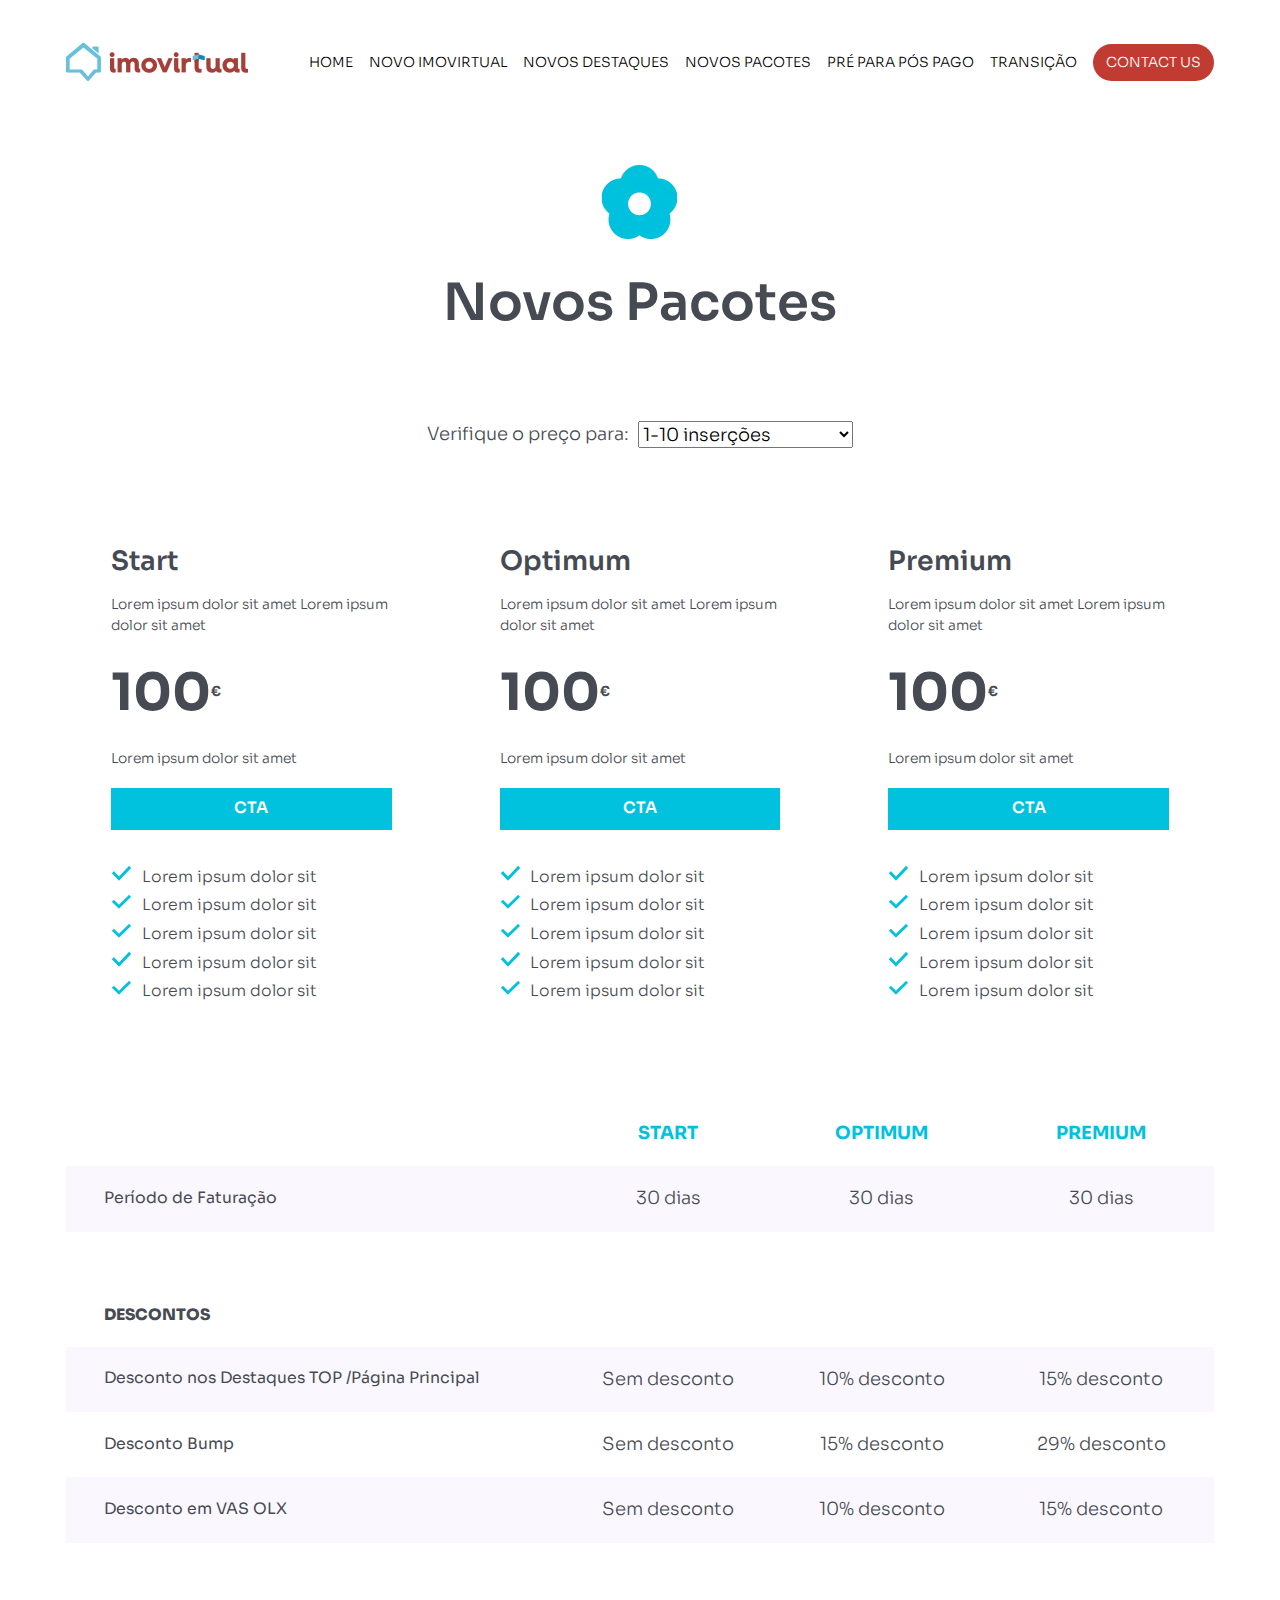
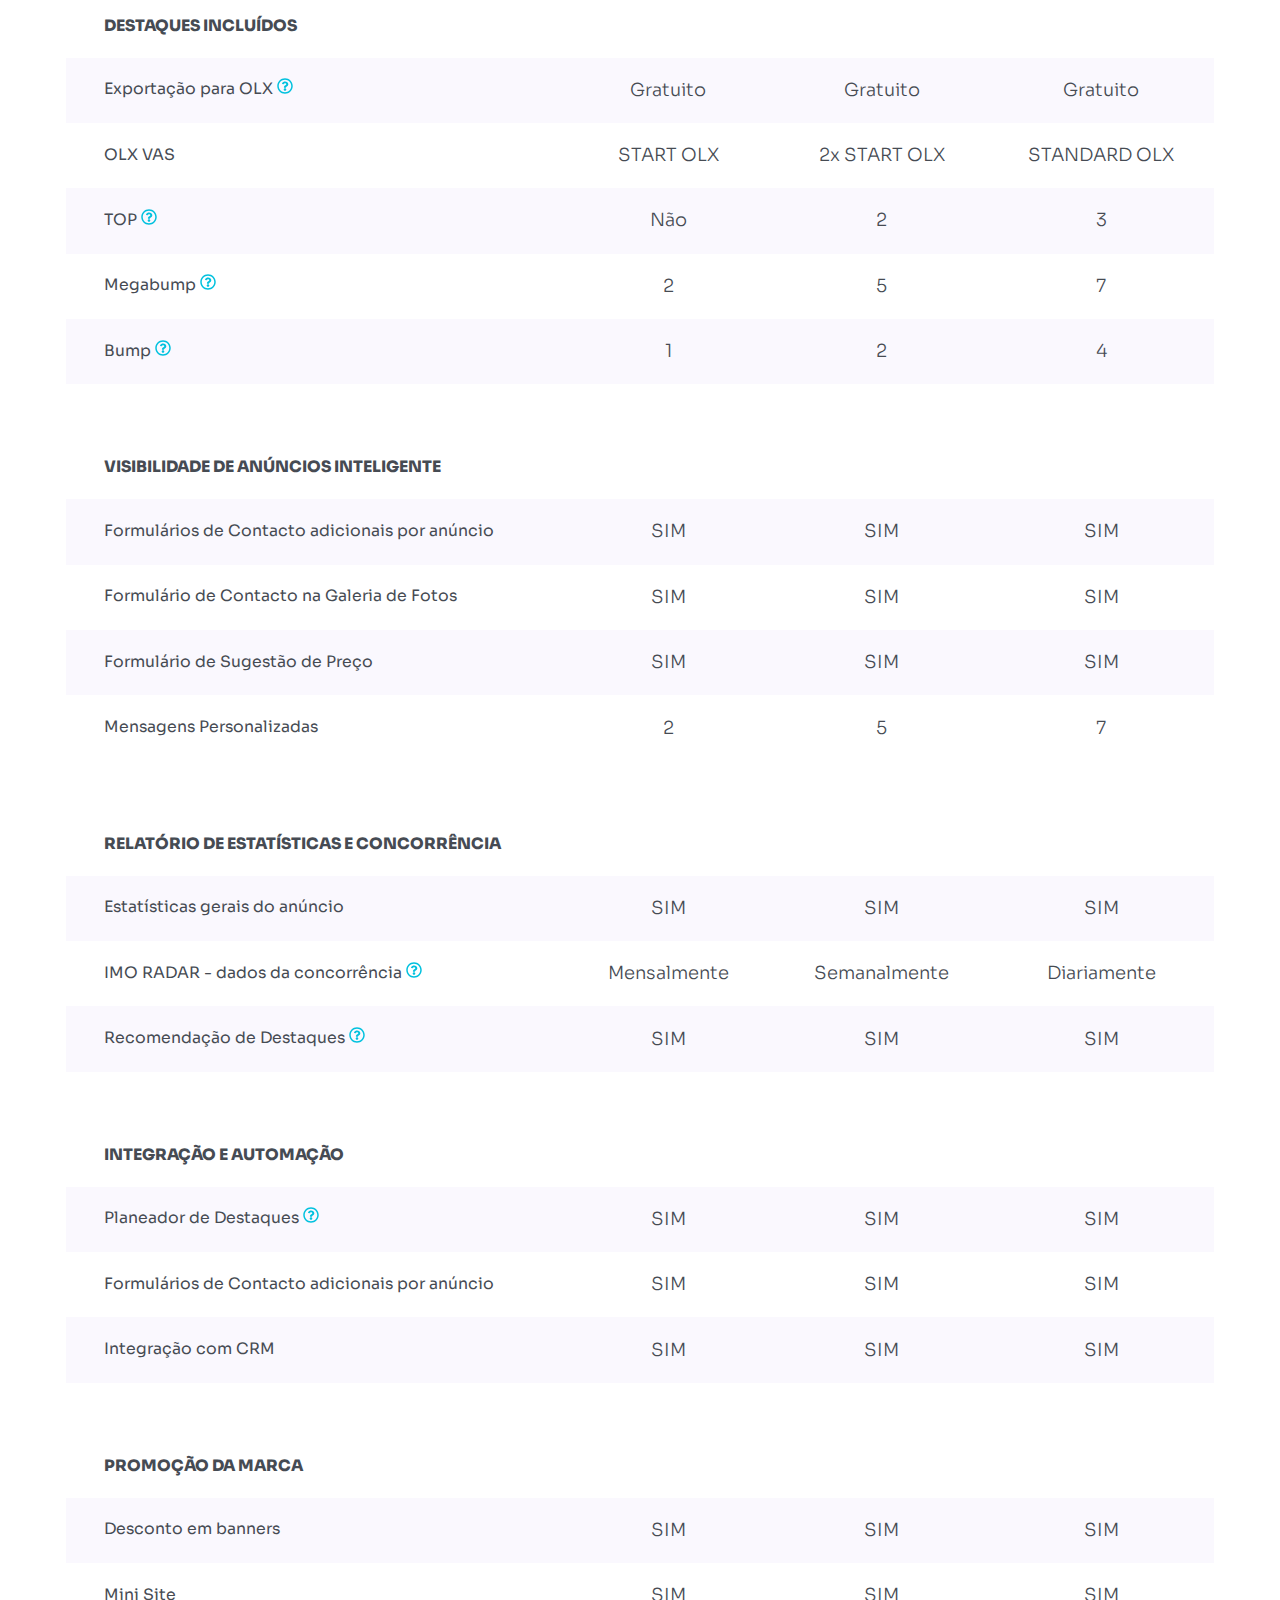
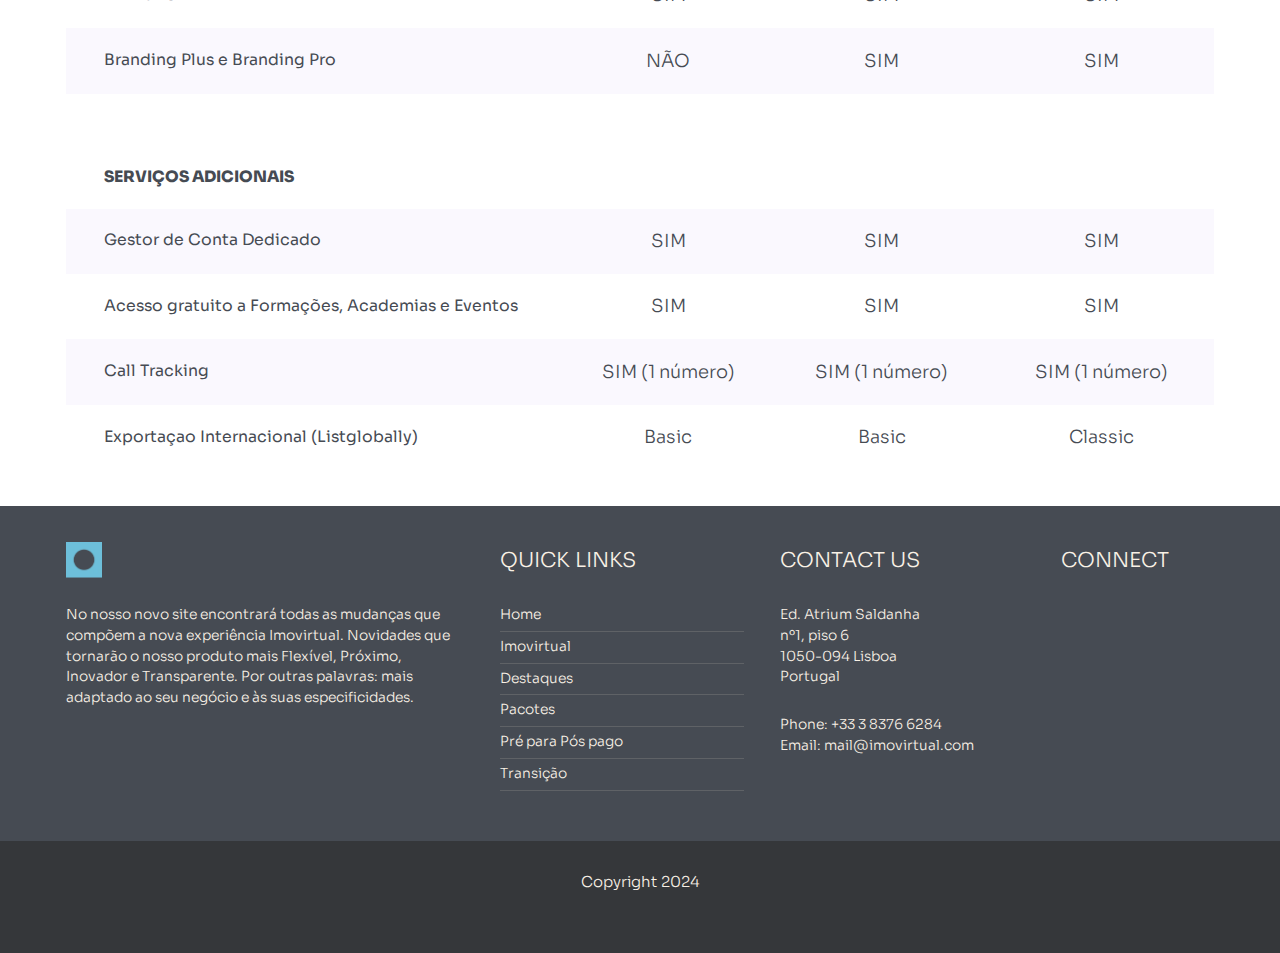
<file: novos-pacotes.html>
<!DOCTYPE html>
<html lang="en">
<head>
    <meta charset="UTF-8">
    <meta name="viewport" content="width=device-width, initial-scale=1.0">
    <link rel="preconnect" href="https://fonts.googleapis.com">
    <link rel="preconnect" href="https://fonts.gstatic.com" crossorigin>
    <link href="https://fonts.googleapis.com/css2?family=Sora:wght@100..800&display=swap" rel="stylesheet">
    <link rel="stylesheet" href="style.css">
    <title>Imovirtual</title>
</head>
<body>
    <header class="site-head" role="banner">
        <div class="wrapper">
            <div class="site-head__inner flex flex:wrap align-items:center justify-content:space-between">
                <a href="index.html"><img src="img/logo-imovirtual.webp" alt="Imovirtual"></a>
                <nav id="primary-nav" aria-label="primary" tabindex="-1">
                    <ul class="nav flex flex:wrap" role="list">
                        <li><a href="index.html">Home</a></li>
                        <li><a href="novo-imovirtual.html">Novo Imovirtual</a></li>
                        <li><a href="novos-destaques.html">Novos Destaques</a></li>
                        <li><a href="novos-pacotes.html">Novos Pacotes</a></li>
                        <li><a href="pre-para-pos-pago.html">Pré para Pós Pago</a></li>
                        <li><a href="transicao.html">Transição</a></li>
                        <li><a class="cta-nav bg-red border-radius:24 color-light" href="#">Contact us</a></li>
                    </ul>
                </nav>
            </div>
        </div>
    </header>
    <main>
        <section class="banner mb-end-l color-mid-dark">
            <div class="wrapper">
                <div class="stack stack:xl text-center mb-start-m">
                    <div class="stack stack:l text-center">
                        <img class="center" src="img/vector-5.webp" alt="" width="77px" height="74px">
                        <h1 class="text-step-8 semiBold color-mid-dark">Novos Pacotes</h1>
                    </div>
                </div>
            </div>
        </section>
        <section class="pricing pb-start-xl color-mid-dark">
            <div class="wrapper">
                <div class="stack stack:xl">
                    <div class="center">
                        <div class="flex gap-2xs">
                            <p>Verifique o preço para:</p>
                            <select name="metric" id="metric">
                                <option value="1-5">1-5 inserções</option>
                                <option value="6-10">6-10 inserções</option>
                                <option value="1-10" selected>1-10 inserções</option>
                                <option value="10-20">10-20 inserções</option>
                                <option value="21-30">21-30 inserções</option>
                                <option value="31-40">31-40 inserções</option>
                                <option value="41-50">41-50 inserções</option>
                                <option value="51-60">51-60 inserções</option>
                                <option value="61-70">61-70 inserções</option>
                                <option value="71-80">71-80 inserções</option>
                                <option value="81-90">81-90 inserções</option>
                                <option value="91-100">91-100 inserções</option>
                                <option value="101-150">101-150 inserções</option>
                                <option value="151-200">151-200 inserções</option>
                                <option value="201-300">201-300 inserções</option>
                                <option value="301-400">301-400 inserções</option>
                                <option value="401-500">401-500 inserções</option>
                                <option value="501-1000">501-1000 inserções</option>
                                <option value="1001-1500">1001-1500 inserções</option>
                                <option value="1501-3000">1501-3000 inserções</option>
                                <option value="3001-9999">3001-9999 inserções</option>
                            </select>
                        </div>
                    </div>
                    <div class="grid grid-pricing gap-s">
                        <div class="start-container box stack stack:s bg-light">
                            <h3 class="text-step-3">Start</h3>
                            <p class="text-step--2">Lorem ipsum dolor sit amet Lorem ipsum dolor sit amet </p>
                            <div class="flex">
                                <p id="start-price" class="text-step-8 bold">100</p>
                                <span class="currency align-self:center text-step--2 bold">&euro;</span>
                            </div>
                            <small class="text-step--2">Lorem ipsum dolor sit amet</small>
                            <a class="cta text-step--1 text-center semiBold color-light bg-teal" href="#">CTA</a>
                            <ul class="mark stack stack:3xs text-step--1 mb-start-l">
                                <li>Lorem ipsum dolor sit </li>
                                <li>Lorem ipsum dolor sit </li>
                                <li>Lorem ipsum dolor sit </li>
                                <li>Lorem ipsum dolor sit </li>
                                <li>Lorem ipsum dolor sit </li>
                            </ul>
                        </div>
                        <div class="optimum-container box stack stack:s bg-light">
                            <h3 class="text-step-3">Optimum</h3>
                            <p class="text-step--2">Lorem ipsum dolor sit amet Lorem ipsum dolor sit amet </p>
                            <div class="flex">
                                <p id="optimum-price" class="text-step-8 bold">100</p>
                                <span class="currency align-self:center text-step--2 bold">&euro;</span>
                            </div>
                            <small class="text-step--2">Lorem ipsum dolor sit amet</small>
                            <a class="cta text-step--1 text-center semiBold color-light bg-teal" href="#">CTA</a>
                            <ul class="mark stack stack:3xs text-step--1 mb-start-l">
                                <li>Lorem ipsum dolor sit </li>
                                <li>Lorem ipsum dolor sit </li>
                                <li>Lorem ipsum dolor sit </li>
                                <li>Lorem ipsum dolor sit </li>
                                <li>Lorem ipsum dolor sit </li>
                            </ul>
                        </div>
                        <div class="premium-container box stack stack:s bg-light">
                            <h3 class="text-step-3">Premium</h3>
                            <p class="text-step--2">Lorem ipsum dolor sit amet Lorem ipsum dolor sit amet </p>
                            <div class="flex">
                                <p id="premium-price" class="text-step-8 bold">100</p>
                                <span class="currency align-self:center text-step--2 bold">&euro;</span>
                            </div>
                            <small class="text-step--2">Lorem ipsum dolor sit amet</small>
                            <a class="cta text-step--1 text-center semiBold color-light bg-teal" href="#">CTA</a>
                            <ul class="mark stack stack:3xs text-step--1 mb-start-l">
                                <li>Lorem ipsum dolor sit </li>
                                <li>Lorem ipsum dolor sit </li>
                                <li>Lorem ipsum dolor sit </li>
                                <li>Lorem ipsum dolor sit </li>
                                <li>Lorem ipsum dolor sit </li>
                            </ul>
                        </div>
                    </div>
                </div>            
            </div>       
        </section>
        <section class="mb-l">
            <div class="wrapper">
                <table class="table-plans td-semiBold">
                    <thead>
                        <th></th>
                        <th class="color-teal text-uppercase">Start</th>
                        <th class="color-teal text-uppercase">Optimum</th>
                        <th class="color-teal text-uppercase">Premium</th>
                    </thead>
                    <tbody class="table-stripe">
                        <tr>
                            <td>Período de Faturação</td>
                            <td>30 dias</td>
                            <td>30 dias</td>
                            <td>30 dias</td>
                        </tr>
                        <tr>
                            <td class="pb-start-2xl text-uppercase extraBold" colspan="4">Descontos</td>
                        </tr>
                        <tr>
                            <td>Desconto nos Destaques TOP /Página Principal</td>
                            <td>Sem desconto</td>
                            <td>10% desconto</td>
                            <td>15% desconto</td>
                        </tr>
                        <tr>
                            <td>Desconto Bump</td>
                            <td>Sem desconto</td>
                            <td>15% desconto</td>
                            <td>29% desconto</td>
                        </tr>
                        <tr>
                            <td>Desconto em VAS OLX</td>
                            <td>Sem desconto</td>
                            <td>10% desconto</td>
                            <td>15% desconto</td>
                        </tr>
                        <tr>
                            <td class="pb-start-2xl text-uppercase extraBold" colspan="4">Destaques Incluídos</td>
                        </tr>
                        <tr>
                            <td>Exportação para OLX
                                <span class="tooltip-icon" data-tooltip aria-label="A promoção “Oferta no OLX” exporta o seu anúncio do Imovirtual para o OLX. Vai poder encontrá-lo na mesma categoria e localização que está disponível no Imovirtual. Além disso, todas as alterações feitas no anúncio do Imovirtual também são copiadas para anúncio do OLX."></span>
                            </td>
                            <td>Gratuito</td>
                            <td>Gratuito</td>
                            <td>Gratuito</td>
                        </tr>
                        <tr>
                            <td>OLX VAS</td>
                            <td>START OLX</td>
                            <td>2x START OLX</td>
                            <td>STANDARD OLX </td>
                        </tr>
                        <tr>
                            <td>TOP
                                <span class="tooltip-icon" data-tooltip aria-label="Os anúncios com a promoção TOP são apresentados numa secção denominada “Anúncios em Destaque”, que fica no topo da lista de pesquisas de uma determinada localização. Passam a existir 3 anúncios visíveis, de forma rotativa, sem limitação de anúncios em destaque."></span>
                            </td>
                            <td>Não</td>
                            <td>2</td>
                            <td>3</td>
                        </tr>
                        <tr>
                            <td>Megabump 
                                <span class="tooltip-icon" data-tooltip aria-label="O megabump irá colocar o seu anúncio no topo dos resultados de pesquisa da sua localização. Renova-se a cada 48 horas, perfazendo uma série total de 3 bumps. Não é possível dividir os três bumps sequenciais por anúncios distintos. Caso remova o anúncio entre os bumps, os que ainda não foram executados serão perdidos. O intervalo será sempre de 48 horas."></span>
                            </td>
                            <td>2</td>
                            <td>5</td>
                            <td>7 </td>
                        </tr>
                        <tr>
                            <td>Bump
                                <span class="tooltip-icon" data-tooltip aria-label="O bump é uma promoção que coloca o seu anúncio no topo dos resultados de pesquisa para uma localização específica. O anúncio permanecerá no topo da lista até que outros utilizadores adicionem um novo anúncio ou usem a opção bump."></span>
                            </td>
                            <td>1</td>
                            <td>2</td>
                            <td>4 </td>
                        </tr>
                        <tr>
                            <td class="pb-start-2xl text-uppercase extraBold" colspan="4">VISIBILIDADE DE ANÚNCIOS INTELIGENTE</td>
                        </tr>
                        <tr>
                            <td>Formulários de Contacto adicionais por anúncio</td>
                            <td>SIM</td>
                            <td>SIM</td>
                            <td>SIM</td>
                        </tr>
                        <tr>
                            <td>Formulário de Contacto na Galeria de Fotos</td>
                            <td>SIM</td>
                            <td>SIM</td>
                            <td>SIM</td>
                        </tr>
                        <tr>
                            <td>Formulário de Sugestão de Preço</td>
                            <td>SIM</td>
                            <td>SIM</td>
                            <td>SIM</td>
                        </tr>
                        <tr>
                            <td>Mensagens Personalizadas</td>
                            <td>2</td>
                            <td>5</td>
                            <td>7</td>
                        </tr>
                        <tr class="odd">
                            <td class="pb-start-2xl text-uppercase extraBold" colspan="4">RELATÓRIO DE ESTATÍSTICAS E CONCORRÊNCIA</td>
                        </tr>                        
                        <tr class="even">
                            <td>Estatísticas gerais do anúncio</td>
                            <td>SIM</td>
                            <td>SIM</td>
                            <td>SIM</td>
                        </tr>
                        <tr class="odd">
                            <td>IMO RADAR - dados da concorrência
                                <span class="tooltip-icon" data-tooltip aria-label="O IMO Radar é uma ferramenta que analisa e  compara a performance dos seus anúncios com os da concorrência e que lhe dá insights valiosos, em tempo real, para que possa otimizar campanhas e melhorar as suas hipóteses de venda, quando os produtos são semelhantes."></span>
                            </td>
                            <td>Mensalmente</td>
                            <td>Semanalmente</td>
                            <td>Diariamente </td>
                        </tr>
                        <tr class="even">
                            <td>Recomendação de Destaques
                                <span class="tooltip-icon" data-tooltip aria-label="Ferramenta disponível no Imovirtual, que fornece sugestões sobre a opção mais adequada para determinado anúncio, a fim de melhorar as suas estatísticas. Este mecanismo permite fazer uma estimativa do alcance que a oferta poderá ter e a que tipo de público-alvo irá ser direcionada, facilitando o planeamento das ações da sua conta e a gestão do orçamento para a promoção de imóveis."></span>
                            </td>
                            <td>SIM</td>
                            <td>SIM</td>
                            <td>SIM</td>
                        </tr>
                        <tr class="odd">
                            <td class="pb-start-2xl text-uppercase extraBold" colspan="4">INTEGRAÇÃO E AUTOMAÇÃO</td>
                        </tr>
                        <tr class="even">
                            <td>Planeador de Destaques
                                <span class="tooltip-icon" data-tooltip aria-label="Ferramenta, que lhe permite agendar as suas promoções e planear o seu lançamento, tendo em conta a sazonalidade e concorrência do seu negócio, e libertar tempo para outras tarefas."></span>
                            </td>
                            <td>SIM</td>
                            <td>SIM</td>
                            <td>SIM</td>
                        </tr>
                        <tr class="odd">
                            <td>Formulários de Contacto adicionais por anúncio</td>
                            <td>SIM</td>
                            <td>SIM</td>
                            <td>SIM</td>
                        </tr> 
                        <tr class="even">
                            <td>Integração com CRM</td>
                            <td>SIM</td>
                            <td>SIM</td>
                            <td>SIM</td>
                        </tr>
                        <tr class="odd">
                            <td class="pb-start-2xl text-uppercase extraBold" colspan="4">PROMOÇÃO DA MARCA</td>
                        </tr>
                        <tr class="even">
                            <td>Desconto em banners</td>
                            <td>SIM</td>
                            <td>SIM</td>
                            <td>SIM</td>
                        </tr>
                        <tr class="odd">
                            <td>Mini Site</td>
                            <td>SIM</td>
                            <td>SIM</td>
                            <td>SIM</td>
                        </tr>
                        <tr class="even">
                            <td>Branding Plus e Branding Pro</td>
                            <td>NÃO</td>
                            <td>SIM</td>
                            <td>SIM</td>
                        </tr>
                        <tr class="odd">
                            <td class="pb-start-2xl text-uppercase extraBold" colspan="4">SERVIÇOS ADICIONAIS</td>
                        </tr>
                        <tr class="even">
                            <td>Gestor de Conta Dedicado</td>
                            <td>SIM</td>
                            <td>SIM</td>
                            <td>SIM</td>
                        </tr>
                        <tr class="odd">
                            <td>Acesso gratuito a Formações, Academias e Eventos</td>
                            <td>SIM</td>
                            <td>SIM</td>
                            <td>SIM</td>
                        </tr>
                        <tr class="even">
                            <td>Call Tracking</td>
                            <td>SIM (1 número)</td>
                            <td>SIM (1 número)</td>
                            <td>SIM (1 número)</td>
                        </tr>
                        <tr class="odd">
                            <td>Exportaçao Internacional (Listglobally)</td>
                            <td>Basic</td>
                            <td>Basic</td>
                            <td>Classic</td>
                        </tr>    
                    </tbody>
                </table>
            </div>
        </section>         
    </main>
    <footer class="color-off-white">
        <div class="footer-inner bg-mid-dark">
            <div class="wrapper">
                <div class="grid grid-footer">
                    <div class="stack stack:m">
                        <img src="img/vector-1.webp" alt="" width="36px" height="36px">
                        <p class="text-step--2">No nosso novo site encontrará todas as mudanças que compõem a nova experiência Imovirtual. Novidades que tornarão o nosso produto mais Flexível, Próximo, Inovador e Transparente. Por outras palavras: mais adaptado ao seu negócio e às suas especificidades.</p>
                    </div>
                    <div class="stack stack:m">
                        <h3 class="text-uppercase">Quick links</h3>
                        <ul class="footer-nav stack stack:3xs text-step--2" role="list">
                            <li><a href="index.html">Home</a></li>
                            <li><a href="novo-imovirtual.html">Imovirtual</a></li>
                            <li><a href="novos-destaques.html">Destaques</a></li>
                            <li><a href="novos-pacotes.html">Pacotes</a></li>
                            <li><a href="pre-para-pos-pago.html">Pré para Pós pago</a></li>
                            <li><a href="transicao.html">Transição</a></li>
                        </ul>
                    </div>
                    <div class="stack stack:m">
                        <h3 class="text-uppercase">Contact Us</h3>
                        <p class="text-step--2">Ed. Atrium Saldanha <br>
                            nº1, piso 6 <br>
                            1050-094 Lisboa <br>
                            Portugal</p>
                        <p class="text-step--2">Phone: +33 3 8376 6284 <br>
                            Email: mail@imovirtual.com
                        </p class="text-step--2">
                    </div>
                    <div class="stack stack:m">
                        <h3 class="text-uppercase">Connect</h3>
                    </div>
                </div>
            </div>
        </div>
        <div class="footer-outer bg-dark">
            <small class="center">Copyright 2024</small>
        </div>
    </footer>
    <script>
        const config = {
            "1-5": {
                "start": "39",
                "optimum": "-",
                "premium": "-"
            },
            "6-10": {
                "start": "59",
                "optimum": "-",
                "premium": "-"
            },
            "1-10": {
            "start": "-",
                "optimum": "79",
                "premium": "89"
            },
            "10-20": {
                "start": "79",
                "optimum": "89",
                "premium": "109"
            },
            "21-30": {
                "start": "89",
                "optimum": "109",
                "premium": "119"
            },
            "31-40": {
                "start": "99",
                "optimum": "119",
                "premium": "139"
            },
            "41-50": {
                "start": "119",
                "optimum": "139",
                "premium": "149"
            },
            "51-60": {
                "start": "139",
                "optimum": "159",
                "premium": "169"
            },
            "61-70": {
                "start": "149",
                "optimum": "169",
                "premium": "189"
            },
            "71-80": {
                "start": "159",
                "optimum": "179",
                "premium": "199"
            },
            "81-90": {
                "start": "169",
                "optimum": "189",
                "premium": "209"
            },
            "91-100": {
                "start": "179",
                "optimum": "199",
                "premium": "219"
            },
            "101-150": {
                "start": "189",
                "optimum": "209",
                "premium": "239"
            },
            "151-200": {
                "start": "209",
                "optimum": "239",
                "premium": "279"
            },
            "201-300": {
                "start": "239",
                "optimum": "279",
                "premium": "319"
            },
            "301-400": {
                "start": "279",
                "optimum": "319",
                "premium": "459"
            },
            "401-500": {
                "start": "319",
                "optimum": "459",
                "premium": "659"
            },
            "501-1000": {
                "start": "459",
                "optimum": "659",
                "premium": "819"
            },
            "1001-1500": {
                "start": "659",
                "optimum": "819",
                "premium": "999"
            },
            "1501-3000": {
                "start": "819",
                "optimum": "999",
                "premium": "1299"
            },
            "3001-9999": {
                "start": "999",
                "optimum": "1299",
                "premium": "1599"
            }
            
            
        }
        
        document.getElementById("metric").addEventListener("change", function(){
            
            const metricValue = document.getElementById("metric").value;
            const startPrice = document.getElementById("start-price");
            const optimumPrice = document.getElementById("optimum-price");
            const premiumPrice = document.getElementById("premium-price");
            const startContainer = document.querySelector('.start-container');
            const optimumContainer = document.querySelector('.optimum-container');
            const premiumContainer = document.querySelector('.premium-container');

            if (['1-5', '6-10'].includes(metricValue)) {
                startContainer.classList.remove('disable');
                optimumContainer.classList.add('disable');
                premiumContainer.classList.add('disable');
            } else if (metricValue === '1-10') {
                startContainer.classList.add('disable');
                optimumContainer.classList.remove('disable');
                premiumContainer.classList.remove('disable');
            } else {
                startContainer.classList.remove('disable');
                optimumContainer.classList.remove('disable');
                premiumContainer.classList.remove('disable');
            } 
            startPrice.innerHTML = config[metricValue].start;
            optimumPrice.innerHTML = config[metricValue].optimum;
            premiumPrice.innerHTML = config[metricValue].premium;
        
        });
    </script>
    <script>
        function initTooltip() {
            const tooltips = document.querySelectorAll('[data-tooltip]');

            tooltips.forEach((item) => {
                item.addEventListener('mouseover', onMouseOver);
            })

            function onMouseOver(event) {
                const tooltipBox = criarTooltipBox(this);

                onMouseMove.tooltipBox = tooltipBox;
                this.addEventListener('mousemove', onMouseMove);

                onMouseLeave.tooltipBox = tooltipBox;
                onMouseLeave.element = this;
                this.addEventListener('mouseleave', onMouseLeave);
            }

            const onMouseLeave = {
                handleEvent() {
                this.tooltipBox.remove();
                this.element.removeEventListener('mouseleave', onMouseLeave);
                this.element.removeEventListener('mousemove', onMouseMove);
                }
            }

            const onMouseMove = {
                handleEvent(event) {
                this.tooltipBox.style.top = event.pageY + 11 + 'px';
                this.tooltipBox.style.left = event.pageX + 11 + 'px';
                }
            }

            function criarTooltipBox(element) {
                const tooltipBox = document.createElement('div');
                const text = element.getAttribute('aria-label');
                tooltipBox.classList.add('tooltip');
                tooltipBox.innerText = text;
                document.body.appendChild(tooltipBox);
                return tooltipBox;
            }
        }
        initTooltip();
</script>
</body>
</html>
</file>
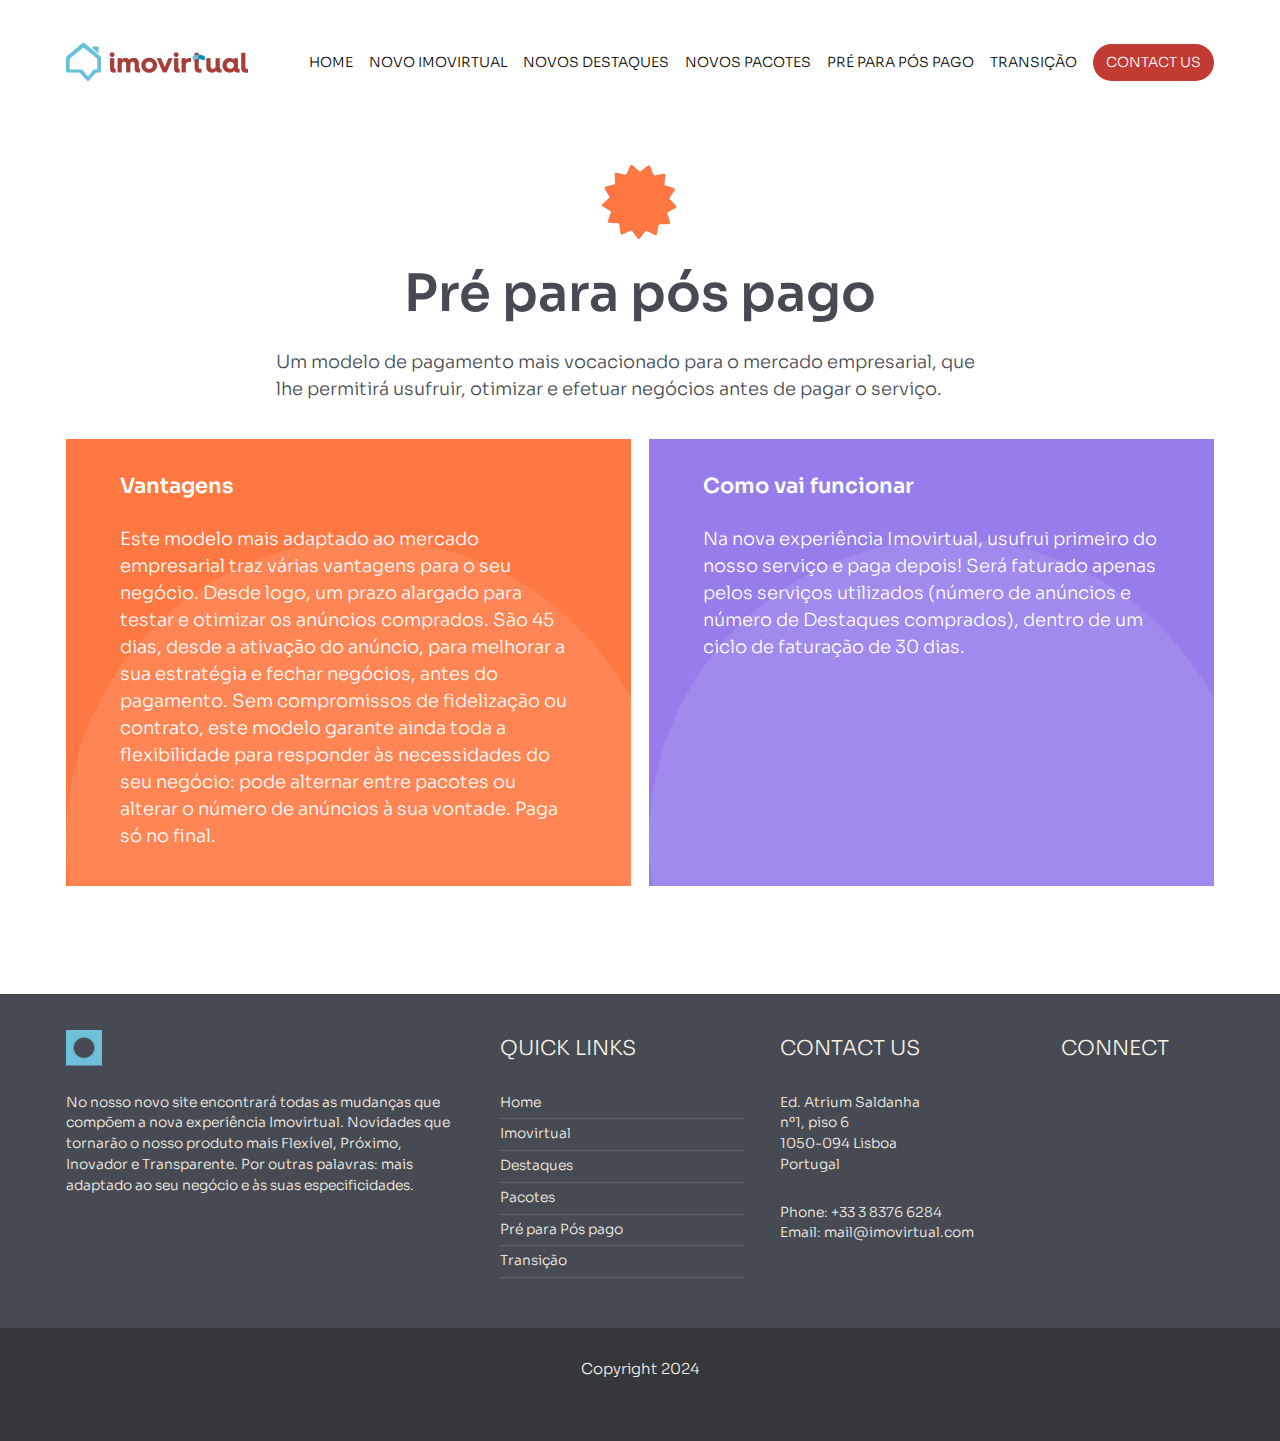
<file: pre-para-pos-pago.html>
<!DOCTYPE html>
<html lang="en">
<head>
    <meta charset="UTF-8">
    <meta name="viewport" content="width=device-width, initial-scale=1.0">
    <link rel="preconnect" href="https://fonts.googleapis.com">
    <link rel="preconnect" href="https://fonts.gstatic.com" crossorigin>
    <link href="https://fonts.googleapis.com/css2?family=Sora:wght@100..800&display=swap" rel="stylesheet">
    <link rel="stylesheet" href="style.css">
    <title>Imovirtual</title>
</head>
<body>
    <header class="site-head" role="banner">
        <div class="wrapper">
            <div class="site-head__inner flex flex:wrap align-items:center justify-content:space-between">
                <a href="index.html"><img src="img/logo-imovirtual.webp" alt="Imovirtual"></a>
                <nav id="primary-nav" aria-label="primary" tabindex="-1">
                    <ul class="nav flex flex:wrap" role="list">
                        <li><a href="index.html">Home</a></li>
                        <li><a href="novo-imovirtual.html">Novo Imovirtual</a></li>
                        <li><a href="novos-destaques.html">Novos Destaques</a></li>
                        <li><a href="novos-pacotes.html">Novos Pacotes</a></li>
                        <li><a href="pre-para-pos-pago.html">Pré para Pós Pago</a></li>
                        <li><a href="transicao.html">Transição</a></li>
                        <li><a class="cta-nav bg-red border-radius:24 color-light" href="#">Contact us</a></li>
                    </ul>
                </nav>
            </div>
        </div>
    </header>
    <main>
        <section class="banner mb-end-l">
            <div class="wrapper">
                <div class="stack stack:m center color-mid-dark mb-start-m">
                    <img src="img/vector-2.webp" alt="">
                    <h1 class="text-step-8 color-mid-dark">Pré para pós pago</h1>
                    <p>Um modelo de pagamento mais vocacionado para o mercado empresarial, que lhe permitirá usufruir, otimizar e efetuar negócios antes de pagar o serviço.
                    </p>
                </div>
            </div>
        </section>
        <section class="advantage mb-end-3xl">
            <div class="wrapper">
                <div class="grid grid-two-columns gap-s color-light">
                    <div class="box stack stack:m pos-relative" data-theme="orange">
                        <h3>Vantagens</h3>
                        <p>Este modelo mais adaptado ao mercado empresarial traz várias vantagens para o seu negócio. Desde logo, um prazo alargado para testar e otimizar os anúncios comprados. São 45 dias, desde a ativação do anúncio, para melhorar a sua estratégia e fechar negócios, antes do pagamento. Sem compromissos de fidelização ou contrato, este modelo garante ainda toda a flexibilidade para responder às necessidades do seu negócio: pode alternar entre pacotes ou alterar o número de anúncios à sua vontade. Paga só no final.
                        </p>
                    </div>
                    <div class="box stack stack:m pos-relative" data-theme="purple">
                        <h3>Como vai funcionar</h3>
                        <p>Na nova experiência Imovirtual, usufrui primeiro do nosso serviço e paga depois! Será faturado apenas pelos serviços utilizados (número de anúncios e número de Destaques comprados), dentro de um ciclo de faturação de 30 dias.</p>
                    </div>
                </div>
            </div>
        </section>       
    </main>
    <footer class="color-off-white">
        <div class="footer-inner bg-mid-dark">
            <div class="wrapper">
                <div class="grid grid-footer">
                    <div class="stack stack:m">
                        <img src="img/vector-1.webp" alt="" width="36px" height="36px">
                        <p class="text-step--2">No nosso novo site encontrará todas as mudanças que compõem a nova experiência Imovirtual. Novidades que tornarão o nosso produto mais Flexível, Próximo, Inovador e Transparente. Por outras palavras: mais adaptado ao seu negócio e às suas especificidades.</p>
                    </div>
                    <div class="stack stack:m">
                        <h3 class="text-uppercase">Quick links</h3>
                        <ul class="footer-nav stack stack:3xs text-step--2" role="list">
                            <li><a href="index.html">Home</a></li>
                            <li><a href="novo-imovirtual.html">Imovirtual</a></li>
                            <li><a href="novos-destaques.html">Destaques</a></li>
                            <li><a href="novos-pacotes.html">Pacotes</a></li>
                            <li><a href="pre-para-pos-pago.html">Pré para Pós pago</a></li>
                            <li><a href="transicao.html">Transição</a></li>
                        </ul>
                    </div>
                    <div class="stack stack:m">
                        <h3 class="text-uppercase">Contact Us</h3>
                        <p class="text-step--2">Ed. Atrium Saldanha <br>
                            nº1, piso 6 <br>
                            1050-094 Lisboa <br>
                            Portugal</p>
                        <p class="text-step--2">Phone: +33 3 8376 6284 <br>
                            Email: mail@imovirtual.com
                        </p class="text-step--2">
                    </div>
                    <div class="stack stack:m">
                        <h3 class="text-uppercase">Connect</h3>
                    </div>
                </div>
            </div>
        </div>
        <div class="footer-outer bg-dark">
            <small class="center">Copyright 2024</small>
        </div>
    </footer>
</body>
</html>
</file>
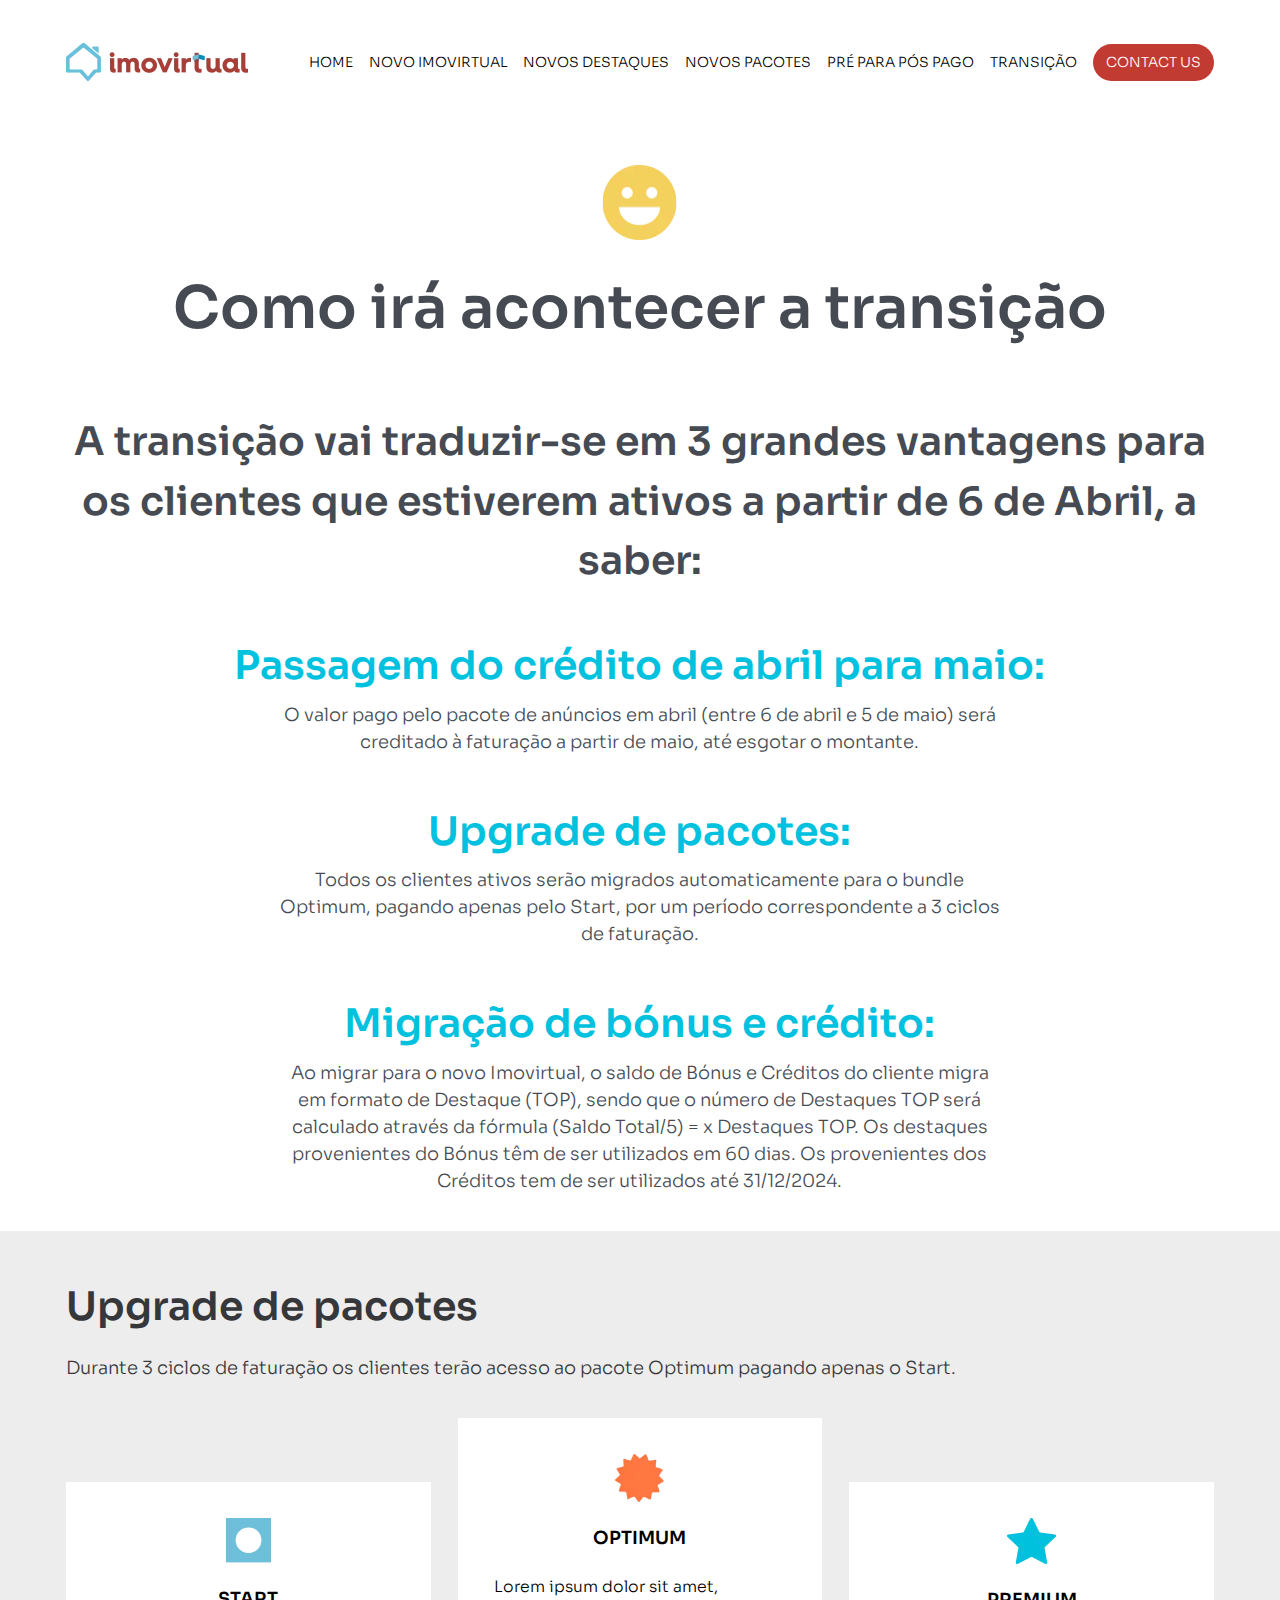
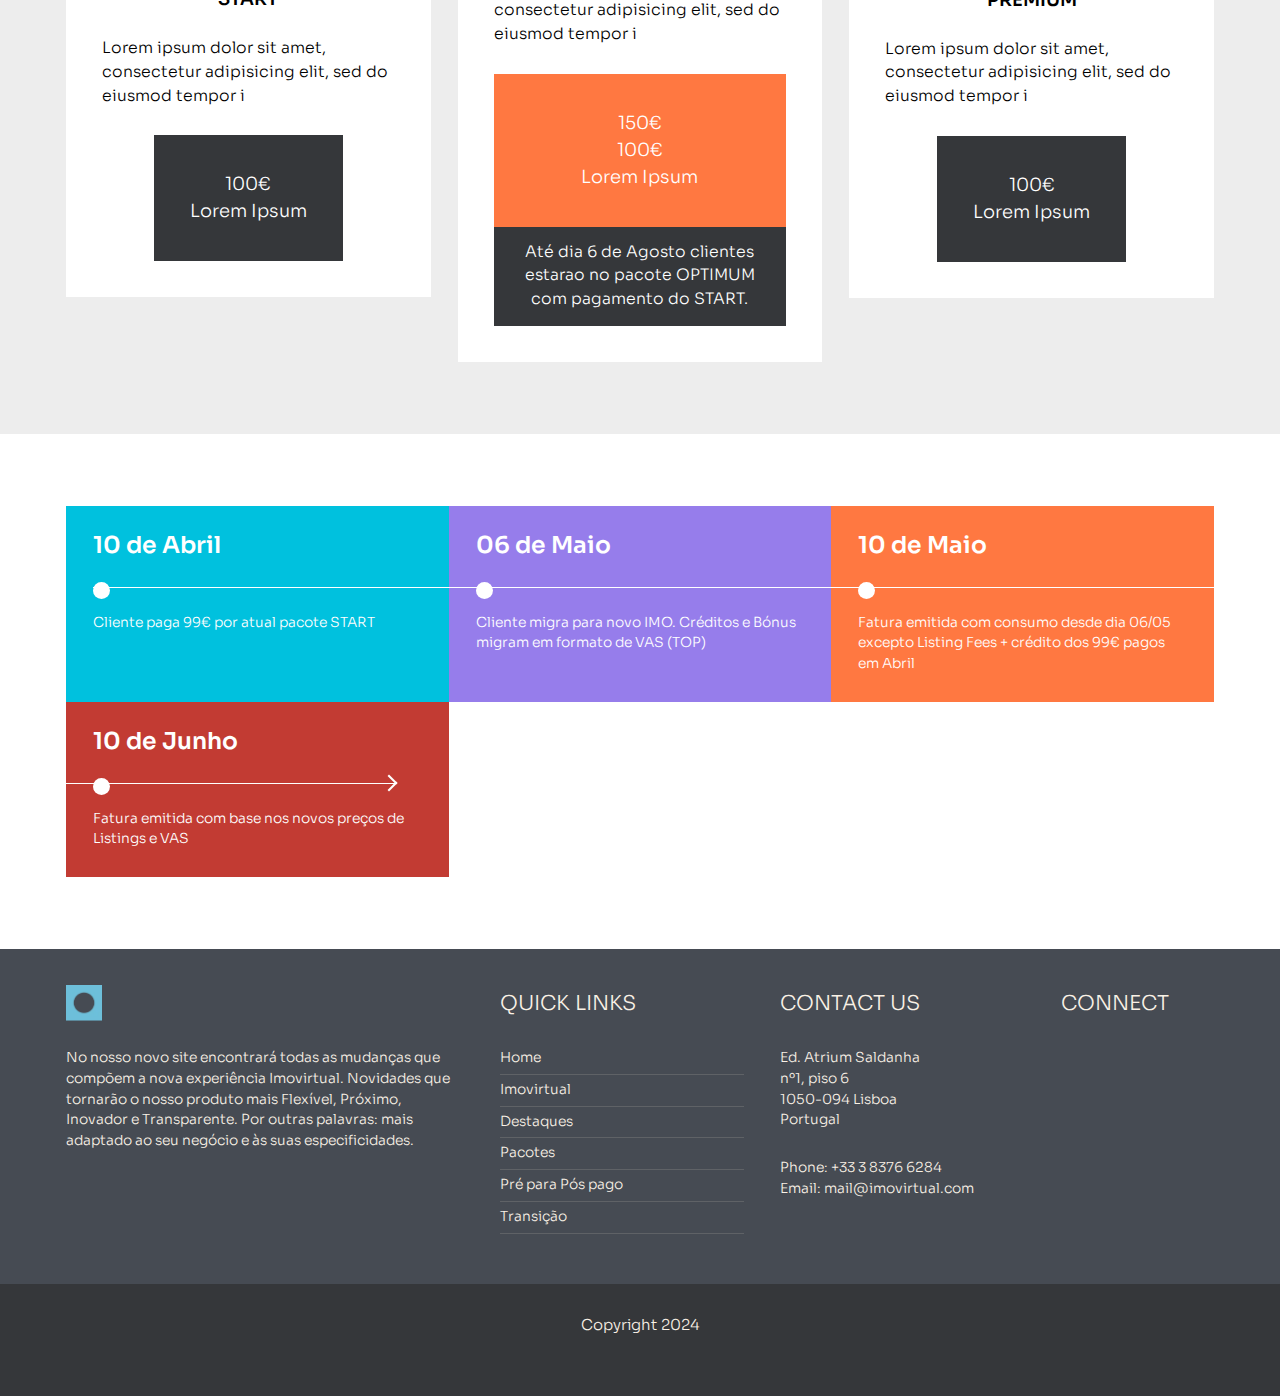
<file: transicao.html>
<!DOCTYPE html>
<html lang="en">
<head>
    <meta charset="UTF-8">
    <meta name="viewport" content="width=device-width, initial-scale=1.0">
    <link rel="preconnect" href="https://fonts.googleapis.com">
    <link rel="preconnect" href="https://fonts.gstatic.com" crossorigin>
    <link href="https://fonts.googleapis.com/css2?family=Sora:wght@100..800&display=swap" rel="stylesheet">
    <link rel="stylesheet" href="style.css">
    <title>Imovirtual</title>
</head>
<body>
    <header class="site-head" role="banner">
        <div class="wrapper">
            <div class="site-head__inner flex flex:wrap align-items:center justify-content:space-between">
                <a href="index.html"><img src="img/logo-imovirtual.webp" alt="Imovirtual"></a>
                <nav id="primary-nav" aria-label="primary" tabindex="-1">
                    <ul class="nav flex flex:wrap" role="list">
                        <li><a href="index.html">Home</a></li>
                        <li><a href="novo-imovirtual.html">Novo Imovirtual</a></li>
                        <li><a href="novos-destaques.html">Novos Destaques</a></li>
                        <li><a href="novos-pacotes.html">Novos Pacotes</a></li>
                        <li><a href="pre-para-pos-pago.html">Pré para Pós Pago</a></li>
                        <li><a href="transicao.html">Transição</a></li>
                        <li><a class="cta-nav bg-red border-radius:24 color-light" href="#">Contact us</a></li>
                    </ul>
                </nav>
            </div>
        </div>
    </header>
    <main>
        <section class="banner mb-end-l color-mid-dark">
            <div class="wrapper">
                <div class="stack stack:xl text-center mb-start-m">
                    <div class="stack stack:l text-center">
                        <img class="center" src="img/vector-3.webp" alt="" width="75px" height="75px">
                        <h1 class="text-step-9 semiBold color-mid-dark">Como irá acontecer a transição</h1>
                        <p class="text-step-6 semiBold color-mid-dark mb-start-2xl">A transição vai traduzir-se em 3 grandes vantagens para os clientes que estiverem ativos a partir de 6 de Abril, a saber:</p>
                    </div>
                    <div class="stack stack:xs text-center">
                        <h2 class="text-step-6 color-teal">Passagem do crédito de abril para maio:</h2>
                        <p class="center">O valor pago pelo pacote de anúncios em abril (entre 6 de abril e 5 de maio) será creditado à faturação a partir de maio, até esgotar o montante.</p>
                    </div>
                    <div class="stack stack:xs text-center">
                        <h2 class="text-step-6 color-teal">Upgrade de pacotes:</h2>
                        <p class="center">Todos os clientes ativos serão migrados automaticamente  para o bundle Optimum, pagando apenas pelo Start, por um período correspondente a 3 ciclos de faturação.</p>
                    </div>
                    <div class="stack stack:xs text-center">
                        <h2 class="text-step-6 color-teal">Migração de bónus e crédito: </h2>
                        <p class="center">Ao migrar para o novo Imovirtual, o saldo de Bónus e Créditos do cliente migra em formato de Destaque (TOP), sendo que o número de Destaques TOP será calculado através da fórmula (Saldo Total/5) = x Destaques TOP.  Os destaques provenientes do Bónus têm de ser utilizados em 60 dias. Os provenientes dos Créditos tem de ser utilizados até 31/12/2024.</p>
                    </div>
                </div>
            </div>
        </section>
        <section class="bg-mid">
            <div class="wrapper pb-start-xl pb-end-2xl">
                <div class="stack stack:l">
                    <div class="stack stack:m color-dark ">
                        <h2 class="text-step-6">Upgrade  de pacotes</h2>
                        <p>Durante 3 ciclos de faturação os clientes terão acesso ao pacote Optimum pagando apenas o Start.</p>
                    </div>
                    <div class="upgrade grid grid-three-columns gap-m align-items:center">
                        <div class="box center h:max-content stack stack:m bg-light">
                            <img src="img/vector-1.webp" width="45px" height="45px" alt="">
                            <h3 class="text-step-0 text-uppercase">Start</h3>
                            <p class="text-step--1">Lorem ipsum dolor sit amet, consectetur adipisicing elit, sed do eiusmod tempor i</p>
                            <div class="pb-l pi-l bg-dark color-light center">
                                <p>100€</p>
                                <p>Lorem Ipsum</p>
                            </div>
                        </div>
                        <div class="box center stack stack:m bg-light">
                            <img src="img/vector-2.webp" width="49px" height="48px" alt="">
                            <h3 class="text-step-0 text-uppercase">Optimum</h3>
                            <p class="text-step--1">Lorem ipsum dolor sit amet, consectetur adipisicing elit, sed do eiusmod tempor i</p>
                            <div class="bg-dark color-light">
                                <div class="pb-l pi-l bg-orange color-light center">
                                    <p>150€</p>
                                    <p>100€</p>
                                    <p>Lorem Ipsum</p>
                                </div>
                                <p class="text-step--1 text-center pb-xs pi-xs">Até dia 6 de Agosto clientes estarao no pacote OPTIMUM com pagamento do START.</p>
                            </div>
                        </div>
                        <div class="box center h:max-content stack stack:m bg-light">
                            <img src="img/vector-4.webp" width="49px" height="46px" alt="">
                            <h3 class="text-step-0 text-uppercase">Premium</h3>
                            <p class="text-step--1">Lorem ipsum dolor sit amet, consectetur adipisicing elit, sed do eiusmod tempor i</p>
                            <div class="pb-l pi-l bg-dark color-light center">
                                <p>100€</p>
                                <p>Lorem Ipsum</p>
                            </div>
                        </div>
                    </div>
                </div>
            </div>
        </section>
        <section class="schedule mb-2xl">
            <div class="wrapper">
                <div class="grid grid-schedule color-light">
                    <div class="box stack stack:xl pos-relative" data-theme="teal">
                        <h2 class="text-step-2 semiBold">10 de Abril</h2>
                        <div class="timeline"></div>
                        <div class="circle"></div>
                        <p class="text-step--2">Cliente paga 99€ por atual pacote START</p>
                    </div>
                    <div class="box stack stack:xl pos-relative" data-theme="purple">
                        <h2 class="text-step-2 semiBold">06 de Maio</h2>
                        <div class="timeline"></div>
                        <div class="circle"></div>
                        <p class="text-step--2">Cliente migra para novo IMO. Créditos e Bónus migram em formato de VAS (TOP)</p>
                    </div>
                    <div class="box stack stack:xl pos-relative" data-theme="orange">
                        <h2 class="text-step-2 semiBold">10 de Maio</h2>
                        <div class="timeline"></div>
                        <div class="circle"></div>
                        <p class="text-step--2">Fatura emitida com consumo desde dia 06/05 excepto Listing Fees + crédito dos 99€ pagos em Abril</p>
                    </div>
                    <div class="box stack stack:xl pos-relative" data-theme="red">
                        <h2 class="text-step-2 semiBold">10 de Junho</h2>
                        <div class="timeline"><i class="arrow"></i></div>
                        <div class="circle"></div>
                        <p class="text-step--2">Fatura emitida com base nos novos preços de Listings e VAS</p>
                    </div>
                </div>
            </div>
        </section>           
    </main>
    <footer class="color-off-white">
        <div class="footer-inner bg-mid-dark">
            <div class="wrapper">
                <div class="grid grid-footer">
                    <div class="stack stack:m">
                        <img src="img/vector-1.webp" alt="" width="36px" height="36px">
                        <p class="text-step--2">No nosso novo site encontrará todas as mudanças que compõem a nova experiência Imovirtual. Novidades que tornarão o nosso produto mais Flexível, Próximo, Inovador e Transparente. Por outras palavras: mais adaptado ao seu negócio e às suas especificidades.</p>
                    </div>
                    <div class="stack stack:m">
                        <h3 class="text-uppercase">Quick links</h3>
                        <ul class="footer-nav stack stack:3xs text-step--2" role="list">
                            <li><a href="index.html">Home</a></li>
                            <li><a href="novo-imovirtual.html">Imovirtual</a></li>
                            <li><a href="novos-destaques.html">Destaques</a></li>
                            <li><a href="novos-pacotes.html">Pacotes</a></li>
                            <li><a href="pre-para-pos-pago.html">Pré para Pós pago</a></li>
                            <li><a href="transicao.html">Transição</a></li>
                        </ul>
                    </div>
                    <div class="stack stack:m">
                        <h3 class="text-uppercase">Contact Us</h3>
                        <p class="text-step--2">Ed. Atrium Saldanha <br>
                            nº1, piso 6 <br>
                            1050-094 Lisboa <br>
                            Portugal</p>
                        <p class="text-step--2">Phone: +33 3 8376 6284 <br>
                            Email: mail@imovirtual.com
                        </p class="text-step--2">
                    </div>
                    <div class="stack stack:m">
                        <h3 class="text-uppercase">Connect</h3>
                    </div>
                </div>
            </div>
        </div>
        <div class="footer-outer bg-dark">
            <small class="center">Copyright 2024</small>
        </div>
    </footer>
</body>
</html>
</file>
<file: style.css>
/* CSS Reset */
/* Box sizing rules */
*,
*::before,
*::after {
  box-sizing: border-box;
}

/* Prevent font size inflation */
html {
  -moz-text-size-adjust: none;
  -webkit-text-size-adjust: none;
  text-size-adjust: none;
}

/* Remove default margin in favour of better control in authored CSS */
body, h1, h2, h3, h4, p,
figure, blockquote, dl, dd {
  margin-block: 0;
}

/* Remove list styles on ul, ol elements with a list role, which suggests default styling will be removed */
ul[role='list'],
ol[role='list'] {
  list-style: none;
}

/* Set core body defaults */
body {
  min-height: 100vh;
  line-height: 1.5;
}

/* Set shorter line heights on headings and interactive elements */
h1, h2, h3, h4,
button, input, label {
  line-height: 1.1;
}

/* Balance text wrapping on headings */
h1, h2,
h3, h4 {
  text-wrap: balance;
}

/* A elements that don't have a class get default styles */
a:not([class]) {
  text-decoration-skip-ink: auto;
  color: currentColor;
}

/* Make images easier to work with */
img,
picture {
  max-width: 100%;
  display: block;
}

/* Inherit fonts for inputs and buttons */
input, button,
textarea, select {
  font: inherit;
}

/* Make sure textareas without a rows attribute are not tiny */
textarea:not([rows]) {
  min-height: 10em;
}

/* Anything that has been anchored to should have extra scroll margin */
:target {
  scroll-margin-block: 5ex;
}
/* Settings */

:root {
  --clr-teal: #00c1de;
  --clr-red:#c23b33;
  --clr-orange:#ff7841;
  --clr-purple:#967deb;
  --clr-dark:#35373a;
  --clr-mid-dark:#464b53;
  --clr-mid:#ededed;
  --clr-off-white:#f9f1e6;
  --clr-light:#ffffff;
  --font-base:"Sora", sans-serif;
  --font-light:300;
  --font-regular:400;
  --font-semiBold:600;
  --font-bold:700;
  --font-extraBold:800;

 /* @link https://utopia.fyi/type/calculator?c=320,16,1.125,1240,18,1.14,10,3,&s=0.75|0.5|0.25,1.5|2|3|4|6,s-l&g=s,l,xl,12 */

  /* Step -3: 11.2373px → 12.1495px */
  --step--3: clamp(0.7023rem, 0.6825rem + 0.0991vi, 0.7593rem);
  /* Step -2: 12.642px → 13.8504px */
  --step--2: clamp(0.7901rem, 0.7639rem + 0.1314vi, 0.8657rem);
  /* Step -1: 14.2222px → 15.7895px */
  --step--1: clamp(0.8889rem, 0.8548rem + 0.1704vi, 0.9868rem);
  /* Step 0: 16px → 18px */
  --step-0: clamp(1rem, 0.9565rem + 0.2174vi, 1.125rem);
  /* Step 1: 18px → 20.52px */
  --step-1: clamp(1.125rem, 1.0702rem + 0.2739vi, 1.2825rem);
  /* Step 2: 20.25px → 23.3928px */
  --step-2: clamp(1.2656rem, 1.1973rem + 0.3416vi, 1.4621rem);
  /* Step 3: 22.7813px → 26.6678px */
  --step-3: clamp(1.4238rem, 1.3393rem + 0.4225vi, 1.6667rem);
  /* Step 4: 25.6289px → 30.4013px */
  --step-4: clamp(1.6018rem, 1.4981rem + 0.5187vi, 1.9001rem);
  /* Step 5: 28.8325px → 34.6575px */
  --step-5: clamp(1.802rem, 1.6754rem + 0.6331vi, 2.1661rem);
  /* Step 6: 32.4366px → 39.5095px */
  --step-6: clamp(2.0273rem, 1.8735rem + 0.7688vi, 2.4693rem);
  /* Step 7: 36.4912px → 45.0408px */
  --step-7: clamp(2.2807rem, 2.0948rem + 0.9293vi, 2.8151rem);
  /* Step 8: 41.0526px → 51.3466px */
  --step-8: clamp(2.5658rem, 2.342rem + 1.1189vi, 3.2092rem);
  /* Step 9: 46.1841px → 58.5351px */
  --step-9: clamp(2.8865rem, 2.618rem + 1.3425vi, 3.6584rem);
  /* Step 10: 51.9571px → 66.73px */
  --step-10: clamp(3.2473rem, 2.9262rem + 1.6057vi, 4.1706rem);

  /* @link https://utopia.fyi/space/calculator?c=320,16,1.125,1240,18,1.14,10,3,&s=0.75|0.5|0.25,1.5|2|3|4|6,s-l&g=s,l,xl,12 */

   /* Space 3xs: 4px → 5px */
  --space-3xs: clamp(0.25rem, 0.2283rem + 0.1087vi, 0.3125rem);
  /* Space 2xs: 8px → 9px */
  --space-2xs: clamp(0.5rem, 0.4783rem + 0.1087vi, 0.5625rem);
  /* Space xs: 12px → 14px */
  --space-xs: clamp(0.75rem, 0.7065rem + 0.2174vi, 0.875rem);
  /* Space s: 16px → 18px */
  --space-s: clamp(1rem, 0.9565rem + 0.2174vi, 1.125rem);
  /* Space m: 24px → 27px */
  --space-m: clamp(1.5rem, 1.4348rem + 0.3261vi, 1.6875rem);
  /* Space l: 32px → 36px */
  --space-l: clamp(2rem, 1.913rem + 0.4348vi, 2.25rem);
  /* Space xl: 48px → 54px */
  --space-xl: clamp(3rem, 2.8696rem + 0.6522vi, 3.375rem);
  /* Space 2xl: 64px → 72px */
  --space-2xl: clamp(4rem, 3.8261rem + 0.8696vi, 4.5rem);
  /* Space 3xl: 96px → 108px */
  --space-3xl: clamp(6rem, 5.7391rem + 1.3043vi, 6.75rem);

}

body {
  font-family: var(--font-base);
  font-weight: var(--font-light);
  font-size: var(--step-0);
  margin: 0;
}
h1, h2,
h3, h4 {
  font-weight: var(--font-semiBold) ;
}

/* Utility Class */
.wrapper {
  width: clamp(16rem,93vw,80rem);
  margin-left: auto;
  margin-right: auto;
  padding-left: clamp(1.09rem,1rem + 0.47vw,1.33rem);
  padding-right: clamp(1.09rem,1rem + 0.47vw,1.33rem);
  position: relative;
}
.flex {
  display: flex;
}
.flex\:wrap {
  flex-wrap: wrap;
}
.flex\:column {
  flex-direction: column;
}
.align-items\:center {
  align-items:center;
}
.align-self\:center {
  align-self:center;
}
.justify-items\:center {
  justify-items: center;
}
.justify-content\:space-between {
  justify-content: space-between;
}
.justify-content\:center {
  justify-content: center;
}
.grid {
  display: grid;
}
.grid-three-columns {
  grid-template-columns: repeat(auto-fit, minmax(min(20rem, 100%), 1fr));
}
.list-style\:none {
list-style: none;
}
.light {
  font-weight: var(--font-light);
}
.regular {
  font-weight: var(--font-regular);
}
.bold {
  font-weight: var(--font-bold);
}
.semiBold {
  font-weight: var(--font-semiBold);
}
.extraBold {
  font-weight: var(--font-extraBold) !important;
}
.text-step--3 {
  font-size: var(--step--3);
}
.text-step--2 {
  font-size: var(--step--2);
}
.text-step--1 {
  font-size: var(--step--1);
}
.text-step-0 {
  font-size: var(--step-0);
}
.text-step-1 {
  font-size: var(--step-1);
}
.text-step-2 {
  font-size: var(--step-2);
}
.text-step-3 {
  font-size: var(--step-3);
}
.text-step-4 {
  font-size: var(--step-4);
}
.text-step-5 {
  font-size: var(--step-5);
}
.text-step-6 {
  font-size: var(--step-6);
}
.text-step-7 {
  font-size: var(--step-7);
}
.text-step-8 {
  font-size: var(--step-8);
}
.text-step-9 {
  font-size: var(--step-9);
}
.text-step-10 {
  font-size: var(--step-10);
}
.text-center {
  text-align: center;
}
.text-uppercase {
  text-transform: uppercase;
}
.center {
  box-sizing: content-box;
  max-inline-size: 56ch;
  margin-inline: auto;
  display: flex;
  flex-direction: column;
  align-items: center;
}
.pos-relative {
  position: relative;
}
.color-teal {
  color: var(--clr-teal);
}
.color-off-white {
  color: var(--clr-off-white);
}
.color-light {
  color: var(--clr-light);
}
.color-mid-dark {
  color: var(--clr-mid-dark);
}
.color-purple {
  color: var(--clr-purple);
}
.color-dark {
  color: var(--clr-dark);
}
.bg-teal {
  background-color: var(--clr-teal);
}
.bg-orange {
  background-color: var(--clr-orange);
}
.bg-purple {
  background-color: var(--clr-purple);
}
.bg-red {
  background-color: var(--clr-red);
}
.bg-mid {
  background-color: var(--clr-mid);
}
.bg-light {
  background-color: var(--clr-light);
}
.bg-mid-dark {
  background-color: var(--clr-mid-dark);
}
.bg-dark {
  background-color: var(--clr-dark);
}
.border-radius\:10 {
  border-radius: .625rem;
}
.border-radius\:24 {
  border-radius: 1.5rem;
}
/* Spacing */
.mb-start-3xs {
  margin-block-start: var(--space-3xs) !important;
}
.mb-start-2xs {
  margin-block-start: var(--space-2xs) !important;
}
.mb-start-xs {
  margin-block-start: var(--space-xs) !important;
}
.mb-start-s {
  margin-block-start: var(--space-s) !important;
}
.mb-start-m {
  margin-block-start: var(--space-m) !important;
}
.mb-start-l {
  margin-block-start: var(--space-l) !important;
}
.mb-start-xl {
  margin-block-start: var(--space-xl) !important;
}
.mb-start-2xl {
  margin-block-start: var(--space-2xl) !important;
}
.mb-start-3xl {
  margin-block-start: var(--space-3xl) !important;
}
.mb-end-3xs {
  margin-block-end: var(--space-3xs) !important;
}
.mb-end-2xs {
  margin-block-end: var(--space-2xs) !important;
}
.mb-end-xs {
  margin-block-end: var(--space-xs) !important;
}
.mb-end-s {
  margin-block-end: var(--space-s) !important;
}
.mb-end-m {
  margin-block-end: var(--space-m) !important;
}
.mb-end-l {
  margin-block-end: var(--space-l) !important;
}
.mb-end-xl {
  margin-block-end: var(--space-xl) !important;
}
.mb-end-2xl {
  margin-block-end: var(--space-2xl) !important;
}
.mb-end-3xl {
  margin-block-end: var(--space-3xl) !important;
}
.mb-3xs {
  margin-block: var(--space-3xs) !important;
}
.mb-2xs {
  margin-block: var(--space-2xs) !important;
}
.mb-xs {
  margin-block: var(--space-xs) !important;
}
.mb-s {
  margin-block: var(--space-s) !important;
}
.mb-m {
  margin-block: var(--space-m) !important;
}
.mb-l {
  margin-block: var(--space-l) !important;
}
.mb-xl {
  margin-block: var(--space-xl) !important;
}
.mb-2xl {
  margin-block: var(--space-2xl) !important;
}
.mb-3xl {
  margin-block: var(--space-3xl) !important;
}
.mi-3xs {
  margin-inline: var(--space-3xs) !important;
}
.mi-2xs {
  margin-inline: var(--space-2xs) !important;
}
.mi-xs {
  margin-inline: var(--space-xs) !important;
}
.mi-s {
  margin-inline: var(--space-s) !important;
}
.mi-m {
  margin-inline: var(--space-m) !important;
}
.mi-l {
  margin-inline: var(--space-l) !important;
}
.mi-xl {
  margin-inline: var(--space-xl) !important;
}
.mi-2xl {
  margin-inline: var(--space-2xl) !important;
}
.mi-3xl {
  margin-inline: var(--space-3xl) !important;
}
.margin-top\:auto {
  margin-top: auto !important;
}
.mb-start-0 {
  margin-block-start:0 !important;
}
.pb-start-xl {
  padding-block-start: var(--space-xl) !important;
}
.pb-start-2xl {
  padding-block-start: var(--space-2xl) !important;
}
.pb-end-xl {
  padding-block-end: var(--space-xl) !important;
}
.pb-end-2xl {
  padding-block-end: var(--space-2xl) !important;
}
.pb-3xs {
  padding-block: var(--space-3xs) !important;
}
.pb-2xs {
  padding-block: var(--space-2xs) !important;
}
.pb-xs {
  padding-block: var(--space-xs) !important;
}
.pb-s {
  padding-block: var(--space-s) !important;
}
.pb-m {
  padding-block: var(--space-m) !important;
}
.pb-l {
  padding-block: var(--space-l) !important;
}
.pb-xl {
  padding-block: var(--space-xl) !important;
}
.pb-2xl {
  padding-block: var(--space-2xl) !important;
}
.pb-3xl {
  padding-block: var(--space-3xl) !important;
}
.pi-3xs {
  padding-inline: var(--space-3xs) !important;
}
.pi-2xs {
  padding-inline: var(--space-2xs) !important;
}
.pi-xs {
  padding-inline: var(--space-xs) !important;
}
.pi-s {
  padding-inline: var(--space-s) !important;
}
.pi-m {
  padding-inline: var(--space-m) !important;
}
.pi-l {
  padding-inline: var(--space-l) !important;
}
.pi-xl {
  padding-inline: var(--space-xl) !important;
}
.pi-2xl {
  padding-inline: var(--space-2xl) !important;
}
.pi-3xl {
  padding-inline: var(--space-3xl) !important;
}
.h\:max-content {
  height: max-content;
}
/* GAP */
.gap-3xs {
  gap: var(--space-3xs) !important;
}
.gap-2xs {
  gap: var(--space-2xs) !important;
}
.gap-xs {
  gap: var(--space-xs) !important;
}
.gap-s {
  gap: var(--space-s) !important;
}
.gap-m {
  gap: var(--space-m) !important;
}
.gap-l {
  gap: var(--space-l) !important;
}
.gap-xl {
  gap: var(--space-3xl) !important;
}
.gap-2xl {
  gap: var(--space-3xl) !important;
}
.gap-3xl {
  gap: var(--space-3xl) !important;
}
/* Stack */
.stack {
  display: flex;
  flex-direction: column;
}
.stack\:3xs > * + * {
  margin-block-start: var(--space-3xs);
}
.stack\:2xs > * + * {
  margin-block-start: var(--space-2xs);
}
.stack\:xs > * + * {
  margin-block-start: var(--space-xs);
}
.stack\:s > * + * {
  margin-block-start: var(--space-s);
}
.stack\:m > * + * {
  margin-block-start: var(--space-m);
}
.stack\:l > * + * {
  margin-block-start: var(--space-l);
}
.stack\:l > * + * {
  margin-block-start: var(--space-l);
}
.stack\:xl > * + * {
  margin-block-start: var(--space-xl);
}
/* Site Head */
.site-head__inner {
  padding-block: 30px 45px;
}
.nav {
  gap: 0 1rem;
}
.nav a {
  text-transform: uppercase;
  text-decoration: none;
  font-size: var(--step--2);
}
.cta-nav {
  padding-inline:0.8rem;
  padding-block:0.6rem;
}
/* Buttons  */
.btn {
  display: inline-block;
  font-size: var(--step-0);
  text-decoration: none;
  padding-block: 5px;
  padding-inline:16px;
  transition: all .2s ease-in;
  max-inline-size:max-content;
}
.btn\:teal {
  color: var(--clr-teal);
  border: 2px solid var(--clr-teal);
}
.btn\:teal:is(:hover,:focus) {
  background-color: var(--clr-teal);
  color: var(--clr-light);
}
.btn\:dark {
  color: var(--clr-light);
  background-color: var(--clr-dark);
  border: 2px solid var(--clr-dark);
}
/* Boxes */
.box[data-theme="teal"] {
  background-color: var(--clr-teal);
}
.box[data-theme="purple"] {
  background-color: var(--clr-purple);
}
.box[data-theme="orange"] {
  background-color: var(--clr-orange);
}
.box[data-theme="red"] {
  background-color: var(--clr-red);
}
/* Banner */
.banner-webinar {
  overflow: hidden;
}
.banner-webinar .wrapper {
  z-index: 3;
}
.banner-webinar::after {
  content: "";
  position: absolute;
  width: 504px;
  height: 501px;
  top: -67%;
  left: 3%;
  background-image: url(img/stamp.webp);
  background-position: left center;
  background-repeat: no-repeat;
  z-index: 1;
}
.banner-webinar .grid {
  padding-block: var(--space-m);
}
.grid-webinar {
  grid-template-columns: repeat(auto-fit, minmax(min(20rem, 100%), 1fr));
}
.cta-webinar {
  text-decoration: none;
  padding-inline: var(--space-xs);
  padding-block: var(--space-2xs);
}
.text-ident\:100 {
  text-indent: 16.625rem;
}
/* Accordion */
.grid-accordion  {
  grid-template-columns: repeat(auto-fit, minmax(min(20rem, 100%), 1fr));
}
.accordion-title {
  position: relative;
  cursor: pointer;
}
.accordion-title .arrow {
  display: inline-flex;
  flex-direction: column;
  align-items: center;
  width: 29px;
  height: 29px;
  border: 3px solid var(--clr-teal);
  border-radius: 50%;
  flex-shrink: 0;
  margin-inline-start: var(--space-3xs);
  margin-inline-end: var(--space-m);
}
.accordion-item.open .accordion-title .arrow,
.accordion-item:hover .accordion-title .arrow {
  border: 2px solid var(--clr-light);
}
.accordion-title .arrow::after {
  border-style: solid;
  border-width: .1875rem .1875rem 0 0;
  border-color: var(--clr-teal);
  content: " ";
  display: inline-block;
  height: .8125rem;
  width: .8125rem;
  transform: rotate(135deg);
  transition: 0.35s ease-in-out;
  margin-top: .1875rem;
}
.accordion-item.open .accordion-title .arrow::after,
.accordion-item:hover .accordion-title .arrow::after {
  border-color: var(--clr-light);
}
.accordion-item.open .accordion-title .arrow::after {
  transform: rotate(-45deg);
  margin-top: .5625rem;
}
.accordion-item {
  border: .125rem solid var(--clr-teal);
  border-radius: .625rem;
  overflow: hidden;
  transition: all 0.2s linear;
}
.accordion-title h3 {
  font-size: var(--step-0);
  width: 100%;
  text-align: center;
  margin-block: var(--space-m);
  padding-inline-start:var(--space-m);
}

.accordion-item:hover,
.accordion-item.open {
  color: var(--clr-light);
  background-color: var(--clr-teal);
}
.accordion-content {
  height: 0;
  transition: all 0.2s linear;
  font-size: var(--step--1);
  margin-block-start: 0;
  padding-inline:var(--space-m);
}
.accordion-content p:last-child {
  padding-block-end: var(--space-l);
}
/* Tables */
table {
  width: 100%;
  margin-bottom: 1rem;
  vertical-align: top;
  caption-side: top;
  border-collapse: collapse;
}
table > :not(caption) > * > * {
  padding: 1.2rem 2.4rem;
  color: var(--clr-mid-dark);
  text-align: center;
}
.table-border > :not(caption) > * > * {
  border:1px solid #bfbfbf;
}
.table-stripe > tr:nth-of-type(odd) > * {
  background-color: #faf8fe;
}
.odd td {
  background-color: var(--clr-light) !important;
}
.even td {
  background-color: #faf8fe !important;
}
table > tbody tr td:first-child {
  text-align: left;
}
.td-semiBold > tbody tr td:first-child {
  font-weight: var(--font-semiBold);
}
.table-plans > tbody tr td:first-child {
  font-size: var(--step--1);
  font-weight: var(--font-regular);
}
/* Bundles */
.grid-pricing {
    grid-template-columns: repeat(auto-fit, minmax(min(20rem, 100%), 1fr));
}
.grid-pricing .cta {
  text-decoration: none;
  padding-block:var(--space-2xs);
}
.grid-pricing .box {
  padding-block:2.8125rem;
  padding-inline:2.8125rem;
}
.mark {
  padding: 0;
  list-style: none;
}
.mark li::before {
  content: url(img/mark.svg);
  padding-inline-end: .6rem;  
}
.disable .currency {
  display: none;
}
/* Advantage */
.grid-two-columns {
  grid-template-columns: repeat(auto-fit, minmax(min(400px, 100%), 1fr));
}
.advantage .box {
  padding-inline:var(--space-xl);
  padding-block: var(--space-l);
  overflow: hidden;
}
.advantage .box {
  background-image: url(img/circle.svg);
  background-size: 600px 600px;
  background-repeat: no-repeat;
}
.advantage .box[data-theme="orange"] {
  background-position: left 100px;
}
.advantage .box[data-theme="purple"] {
  background-position: left 100px;
}
/* Schedules */
.grid-schedule {
  grid-template-columns: repeat(auto-fit, minmax(min(18rem, 100%), 1fr));
}
.schedule .box {
  padding-block:var(--space-m);
  padding-inline:var(--space-m);
}
.timeline {
  position: absolute;
  width: 100%;
  height: 1px;
  border-bottom: 1px solid var(--clr-light);
}
.circle {
  position: absolute;
  width: 1.0625rem;
  height: 1.0625rem;
  background-color: var(--clr-light);
  border-radius: 50%;
  top: 1.375rem;
}
.schedule .arrow {
  position: absolute;
  top: -0.375rem;
  right: 0;
  border: solid var(--clr-light);
  border-width: 0 .125rem .125rem 0;
  display: inline-block;
  padding: .3125rem;
  transform: rotate(-45deg);
}
.box[data-theme="purple"] .timeline,
.box[data-theme="orange"] .timeline {
  left: 0;
}
.box[data-theme="red"] .timeline{
  right: var(--space-xl);
}
/* Tooltip */
.tooltip {
  position: absolute;
  width: 40ch;
  z-index: 500;
  background-color: #c8edf8;
  border-radius: 0 18px 18px 18px;
  padding: var(--space-xs);
  font-size: var(--step--2);  
}
.tooltip-icon {
  display: inline-flex;
  background-image: url(img/question.svg);
  color: var(--clr-teal);
  width: 16px;
  height: 16px;
}
/* Upgrade */
.upgrade .box {
  padding-block: var(--space-l);
  padding-inline:var(--space-l)
}
/* Footer */
.footer-inner {
  padding-block:var(--space-l);
}
.footer-outer {
  padding-block: 1.875rem 3.75rem;
}
footer h3 {
  font-size: var(--step-1);
  font-weight: var(--font-light);
  line-height: 2.25rem;
}
.grid-footer {
  grid-template-columns: repeat(auto-fit, minmax(min(250px, 100%), 1fr));
  gap: var(--space-m);
}
@media (min-width: 992px) { 
  .grid-footer {
    grid-template-columns: 1.3fr 0.8fr 0.8fr 0.5fr;
    gap: var(--space-l);
  }
}
.footer-nav {
  padding-inline-start: 0;
}
.footer-nav li {
  border-bottom: 1px solid #5f6266;
  padding-block-end: var(--space-3xs);
}
.footer-nav a {
  text-decoration: none;
}
.footer-nav a:is(:hover,:focus) {
  color: var(--clr-light);
}
</file>
